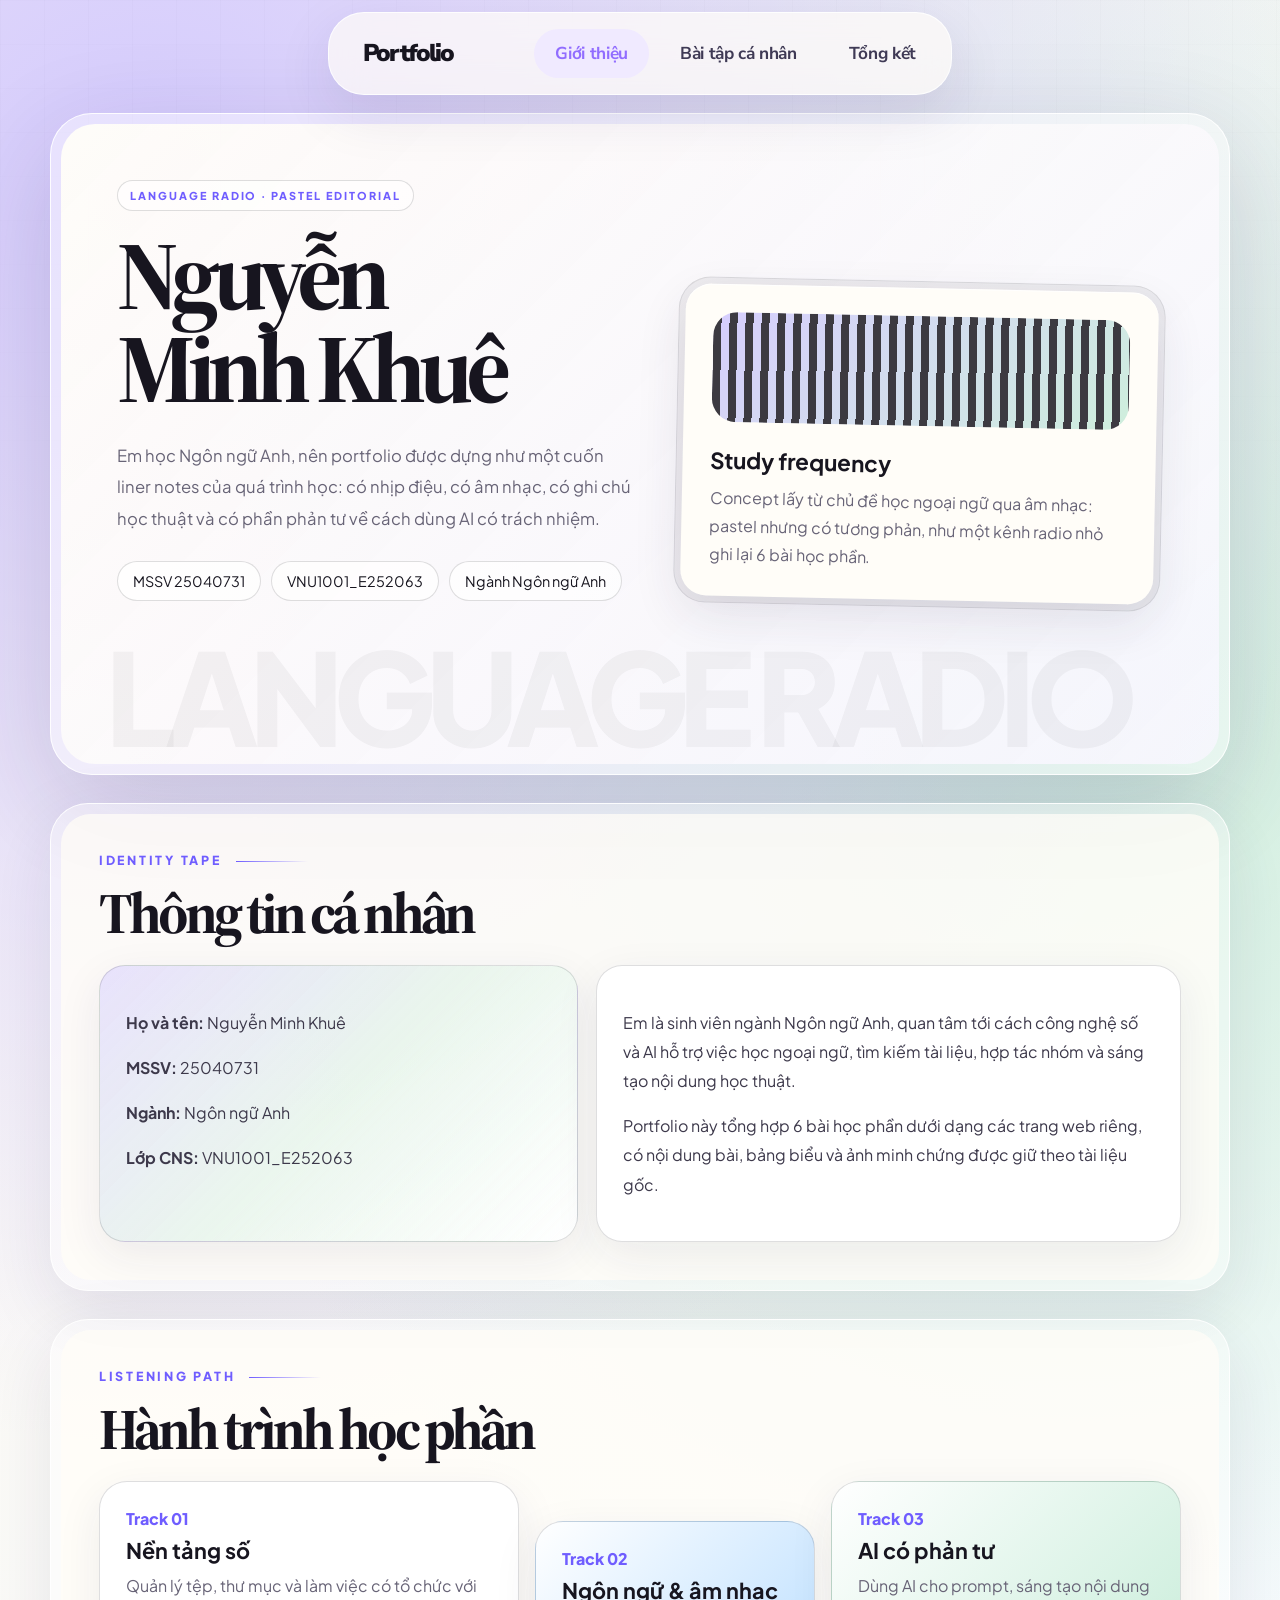
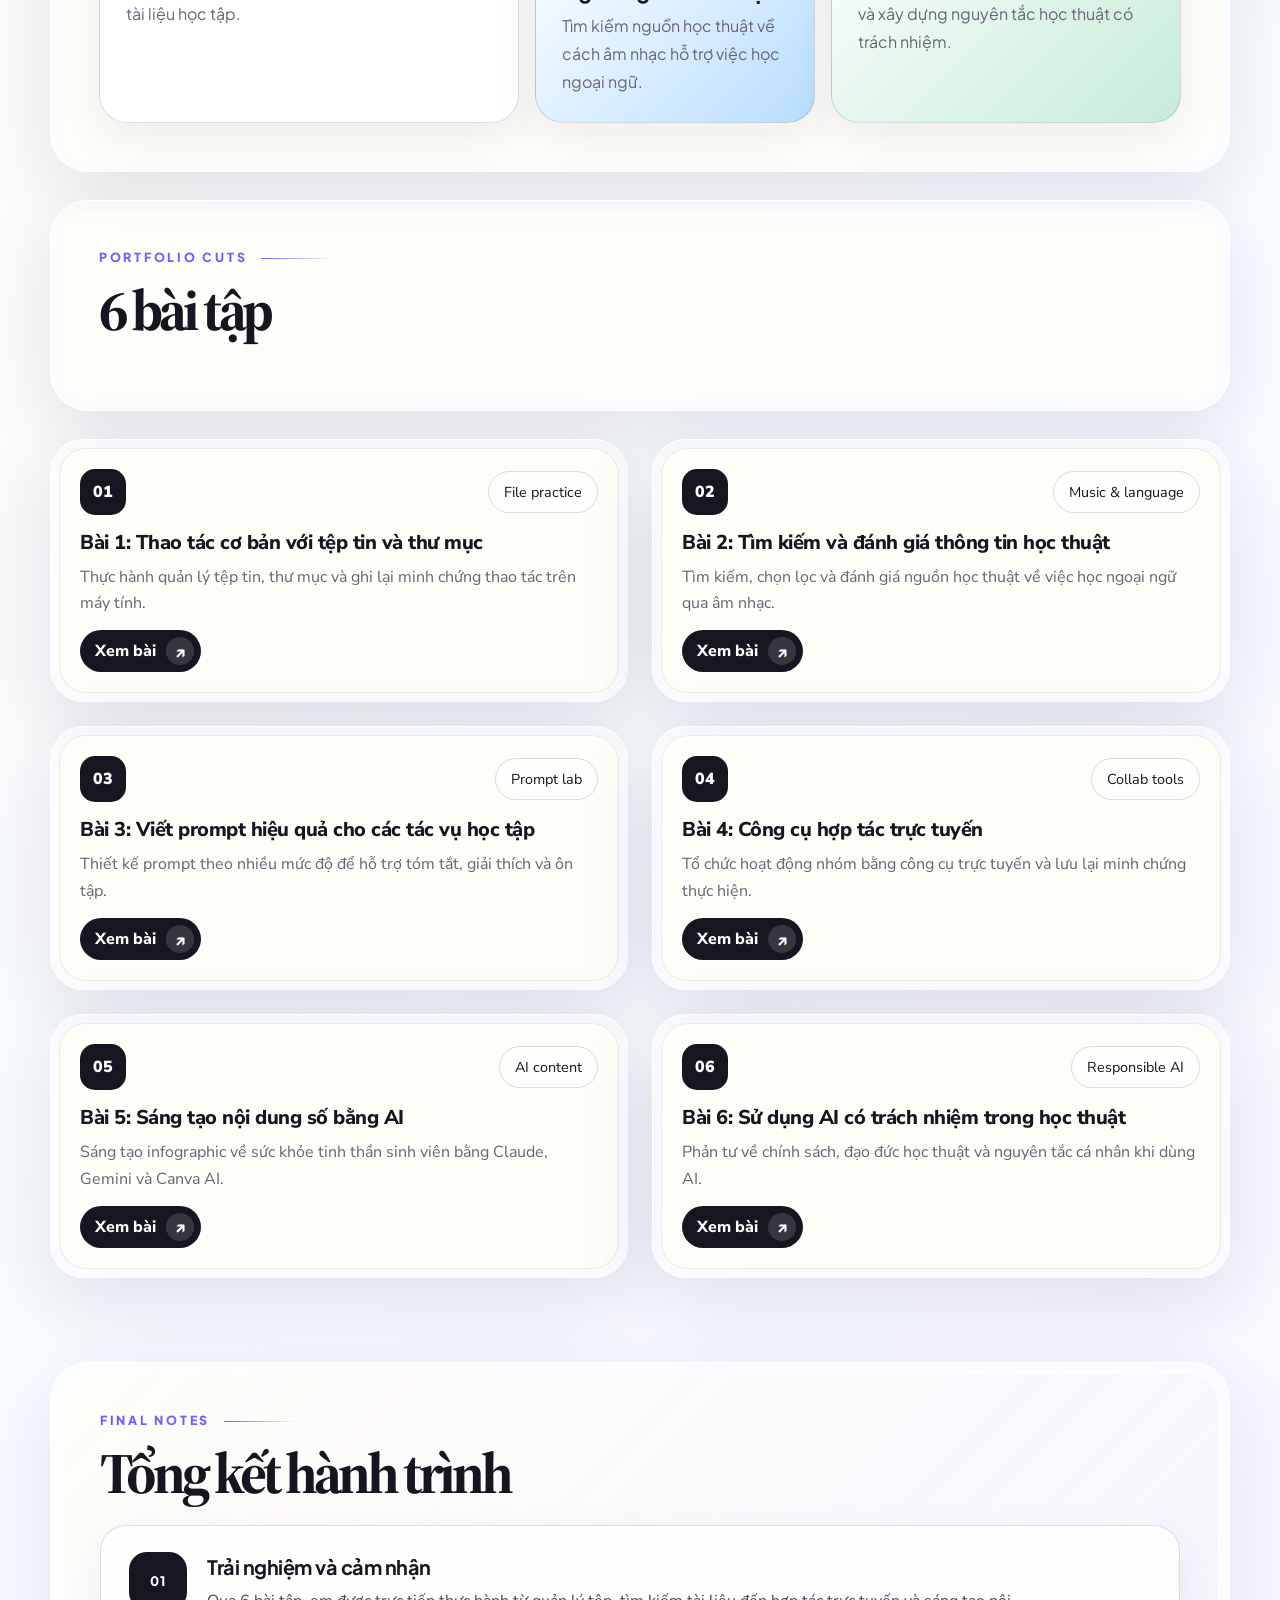
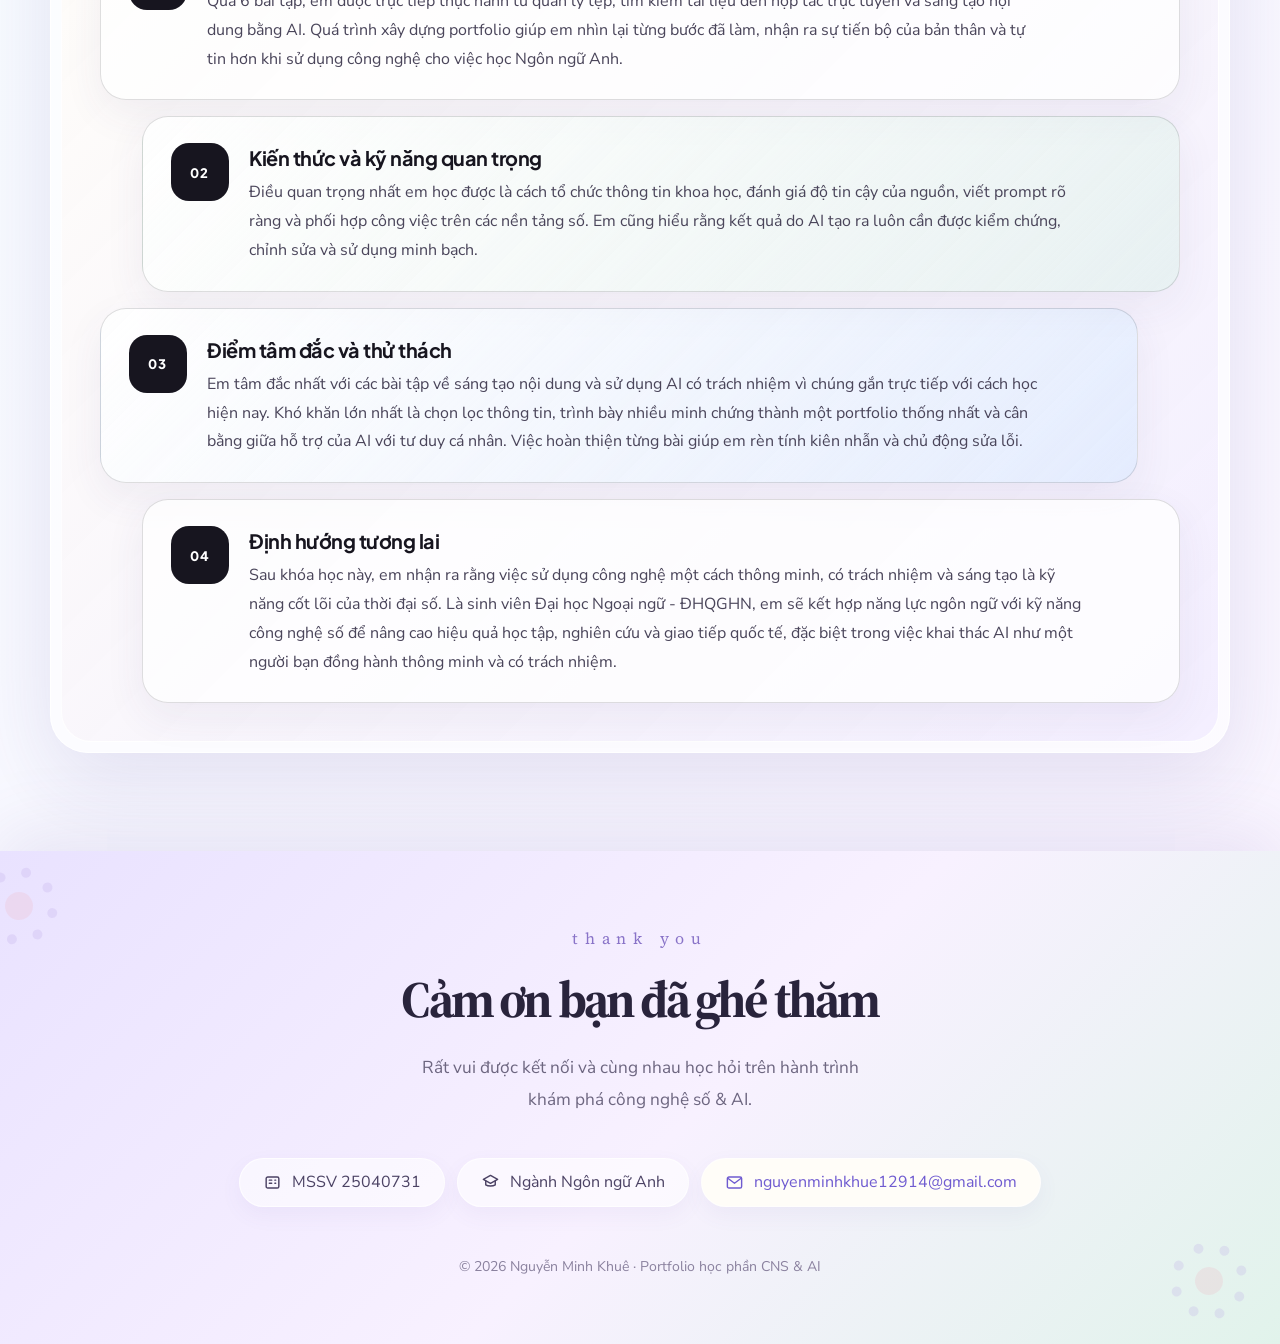
<file: index.html>
<!doctype html>
<html lang="vi">
<head>
  <meta charset="utf-8">
  <meta name="viewport" content="width=device-width, initial-scale=1.0">
  <title>Portfolio Nguyễn Minh Khuê</title>
  <meta name="description" content="Portfolio học phần Nhập môn Công nghệ số và Ứng dụng AI của Nguyễn Minh Khuê.">
  <link rel="preconnect" href="https://fonts.googleapis.com">
  <link rel="preconnect" href="https://fonts.gstatic.com" crossorigin>
  <link href="https://fonts.googleapis.com/css2?family=Nunito+Sans:opsz,wght@6..12,400;6..12,500;6..12,700;6..12,800;6..12,900&family=Plus+Jakarta+Sans:wght@400;500;700;800;900&family=Source+Serif+4:opsz,wght@8..60,600;8..60,700;8..60,800&display=swap" rel="stylesheet">
  <link rel="icon" type="image/svg+xml" href="./assets/brand/favicon.svg">
  <link rel="stylesheet" href="styles.css?v=20260715-2">
</head>
<body>
<div class="shell">
  <header class="topbar">
    <div class="nav-island">
      <a class="nav-title" href="index.html">Portfolio</a>
      <nav class="nav"><a class="active" href="#about">Giới thiệu</a><a href="#works">Bài tập cá nhân</a><a href="#summary">Tổng kết</a></nav>
    </div>
  </header>
  <main>
    <section class="hero">
      <div class="hero-core">
        <div>
          <span class="eyebrow">Language radio · pastel editorial</span>
          <h1>Nguyễn Minh Khuê</h1>
          <p class="lead">Em học Ngôn ngữ Anh, nên portfolio được dựng như một cuốn liner notes của quá trình học: có nhịp điệu, có âm nhạc, có ghi chú học thuật và có phần phản tư về cách dùng AI có trách nhiệm.</p>
          <div class="info-strip"><span class="pill">MSSV 25040731</span><span class="pill">VNU1001_E252063</span><span class="pill">Ngành Ngôn ngữ Anh</span></div>
        </div>
        <aside class="radio-deck">
          <div class="deck-card"><div class="deck-inner"><div class="wave"></div><h2>Study frequency</h2><p>Concept lấy từ chủ đề học ngoại ngữ qua âm nhạc: pastel nhưng có tương phản, như một kênh radio nhỏ ghi lại 6 bài học phần.</p></div></div>

        </aside>
      </div>
    </section>
    <section class="section" id="about"><div class="section-core"><div class="section-head"><span class="section-kicker">Identity tape</span><h2>Thông tin cá nhân</h2></div><div class="profile-grid"><article class="panel identity"><p><strong>Họ và tên:</strong> Nguyễn Minh Khuê</p><p><strong>MSSV:</strong> 25040731</p><p><strong>Ngành:</strong> Ngôn ngữ Anh</p><p><strong>Lớp CNS:</strong> VNU1001_E252063</p></article><article class="panel"><p>Em là sinh viên ngành Ngôn ngữ Anh, quan tâm tới cách công nghệ số và AI hỗ trợ việc học ngoại ngữ, tìm kiếm tài liệu, hợp tác nhóm và sáng tạo nội dung học thuật.</p><p>Portfolio này tổng hợp 6 bài học phần dưới dạng các trang web riêng, có nội dung bài, bảng biểu và ảnh minh chứng được giữ theo tài liệu gốc.</p></article></div></div></section>
    <section class="section"><div class="section-core"><div class="section-head"><span class="section-kicker">Listening path</span><h2>Hành trình học phần</h2></div><div class="route-grid"><article><span>Track 01</span><h3>Nền tảng số</h3><p>Quản lý tệp, thư mục và làm việc có tổ chức với tài liệu học tập.</p></article><article><span>Track 02</span><h3>Ngôn ngữ & âm nhạc</h3><p>Tìm kiếm nguồn học thuật về cách âm nhạc hỗ trợ việc học ngoại ngữ.</p></article><article><span>Track 03</span><h3>AI có phản tư</h3><p>Dùng AI cho prompt, sáng tạo nội dung và xây dựng nguyên tắc học thuật có trách nhiệm.</p></article></div></div></section>
    <section class="section" id="works"><div class="section-core"><div class="section-head"><span class="section-kicker">Portfolio cuts</span><h2>6 bài tập</h2></div></div></section>
    <section class="work-grid"><article class="work-card"><div class="work-inner"><div class="work-top"><div class="work-no">01</div><span class="pill">File practice</span></div><h3>Bài 1: Thao tác cơ bản với tệp tin và thư mục</h3><p>Thực hành quản lý tệp tin, thư mục và ghi lại minh chứng thao tác trên máy tính.</p><a class="read" href="works/week-01/index.html">Xem bài <i>↗</i></a></div></article>
<article class="work-card"><div class="work-inner"><div class="work-top"><div class="work-no">02</div><span class="pill">Music &amp; language</span></div><h3>Bài 2: Tìm kiếm và đánh giá thông tin học thuật</h3><p>Tìm kiếm, chọn lọc và đánh giá nguồn học thuật về việc học ngoại ngữ qua âm nhạc.</p><a class="read" href="works/week-02/index.html">Xem bài <i>↗</i></a></div></article>
<article class="work-card"><div class="work-inner"><div class="work-top"><div class="work-no">03</div><span class="pill">Prompt lab</span></div><h3>Bài 3: Viết prompt hiệu quả cho các tác vụ học tập</h3><p>Thiết kế prompt theo nhiều mức độ để hỗ trợ tóm tắt, giải thích và ôn tập.</p><a class="read" href="works/week-03/index.html">Xem bài <i>↗</i></a></div></article>
<article class="work-card"><div class="work-inner"><div class="work-top"><div class="work-no">04</div><span class="pill">Collab tools</span></div><h3>Bài 4: Công cụ hợp tác trực tuyến</h3><p>Tổ chức hoạt động nhóm bằng công cụ trực tuyến và lưu lại minh chứng thực hiện.</p><a class="read" href="works/week-04/index.html">Xem bài <i>↗</i></a></div></article>
<article class="work-card"><div class="work-inner"><div class="work-top"><div class="work-no">05</div><span class="pill">AI content</span></div><h3>Bài 5: Sáng tạo nội dung số bằng AI</h3><p>Sáng tạo infographic về sức khỏe tinh thần sinh viên bằng Claude, Gemini và Canva AI.</p><a class="read" href="works/week-05/index.html">Xem bài <i>↗</i></a></div></article>
<article class="work-card"><div class="work-inner"><div class="work-top"><div class="work-no">06</div><span class="pill">Responsible AI</span></div><h3>Bài 6: Sử dụng AI có trách nhiệm trong học thuật</h3><p>Phản tư về chính sách, đạo đức học thuật và nguyên tắc cá nhân khi dùng AI.</p><a class="read" href="works/week-06/index.html">Xem bài <i>↗</i></a></div></article></section>
    <section class="section" id="summary"><div class="section-core"><div class="section-head"><span class="section-kicker">Final notes</span><h2>Tổng kết hành trình</h2></div><div class="summary-list"><article class="summary-item"><span class="summary-no">01</span><div><h3>Trải nghiệm và cảm nhận</h3><p>Qua 6 bài tập, em được trực tiếp thực hành từ quản lý tệp, tìm kiếm tài liệu đến hợp tác trực tuyến và sáng tạo nội dung bằng AI. Quá trình xây dựng portfolio giúp em nhìn lại từng bước đã làm, nhận ra sự tiến bộ của bản thân và tự tin hơn khi sử dụng công nghệ cho việc học Ngôn ngữ Anh.</p></div></article><article class="summary-item"><span class="summary-no">02</span><div><h3>Kiến thức và kỹ năng quan trọng</h3><p>Điều quan trọng nhất em học được là cách tổ chức thông tin khoa học, đánh giá độ tin cậy của nguồn, viết prompt rõ ràng và phối hợp công việc trên các nền tảng số. Em cũng hiểu rằng kết quả do AI tạo ra luôn cần được kiểm chứng, chỉnh sửa và sử dụng minh bạch.</p></div></article><article class="summary-item"><span class="summary-no">03</span><div><h3>Điểm tâm đắc và thử thách</h3><p>Em tâm đắc nhất với các bài tập về sáng tạo nội dung và sử dụng AI có trách nhiệm vì chúng gắn trực tiếp với cách học hiện nay. Khó khăn lớn nhất là chọn lọc thông tin, trình bày nhiều minh chứng thành một portfolio thống nhất và cân bằng giữa hỗ trợ của AI với tư duy cá nhân. Việc hoàn thiện từng bài giúp em rèn tính kiên nhẫn và chủ động sửa lỗi.</p></div></article><article class="summary-item"><span class="summary-no">04</span><div><h3>Định hướng tương lai</h3><p>Sau khóa học này, em nhận ra rằng việc sử dụng công nghệ một cách thông minh, có trách nhiệm và sáng tạo là kỹ năng cốt lõi của thời đại số. Là sinh viên Đại học Ngoại ngữ - ĐHQGHN, em sẽ kết hợp năng lực ngôn ngữ với kỹ năng công nghệ số để nâng cao hiệu quả học tập, nghiên cứu và giao tiếp quốc tế, đặc biệt trong việc khai thác AI như một người bạn đồng hành thông minh và có trách nhiệm.</p></div></article></div></div></section>
  </main>
  <footer class="footer" id="contact"><span class="footer-flower footer-flower-left" aria-hidden="true"></span><div class="footer-inner"><span class="footer-kicker">thank you</span><h2>Cảm ơn bạn đã ghé thăm</h2><p class="footer-intro">Rất vui được kết nối và cùng nhau học hỏi trên hành trình<br> khám phá công nghệ số &amp; AI.</p><div class="footer-details"><span><svg viewBox="0 0 24 24" aria-hidden="true"><rect x="4" y="5" width="16" height="14" rx="2"></rect><path d="M8 9h3M8 13h3M15 9h1M15 13h1"></path></svg>MSSV 25040731</span><span><svg viewBox="0 0 24 24" aria-hidden="true"><path d="m3 8 9 5 9-5-9-5-9 5Z"></path><path d="M6 10v5c3 2 9 2 12 0v-5"></path></svg>Ngành Ngôn ngữ Anh</span><a href="mailto:nguyenminhkhue12914@gmail.com"><svg viewBox="0 0 24 24" aria-hidden="true"><rect x="3" y="5" width="18" height="14" rx="2"></rect><path d="m4 7 8 6 8-6"></path></svg>nguyenminhkhue12914@gmail.com</a></div><p class="footer-credit">© 2026 Nguyễn Minh Khuê · Portfolio học phần CNS &amp; AI</p></div><span class="footer-flower footer-flower-right" aria-hidden="true"></span></footer>
</div>
<script src="script.js"></script>
</body>
</html>
</file>
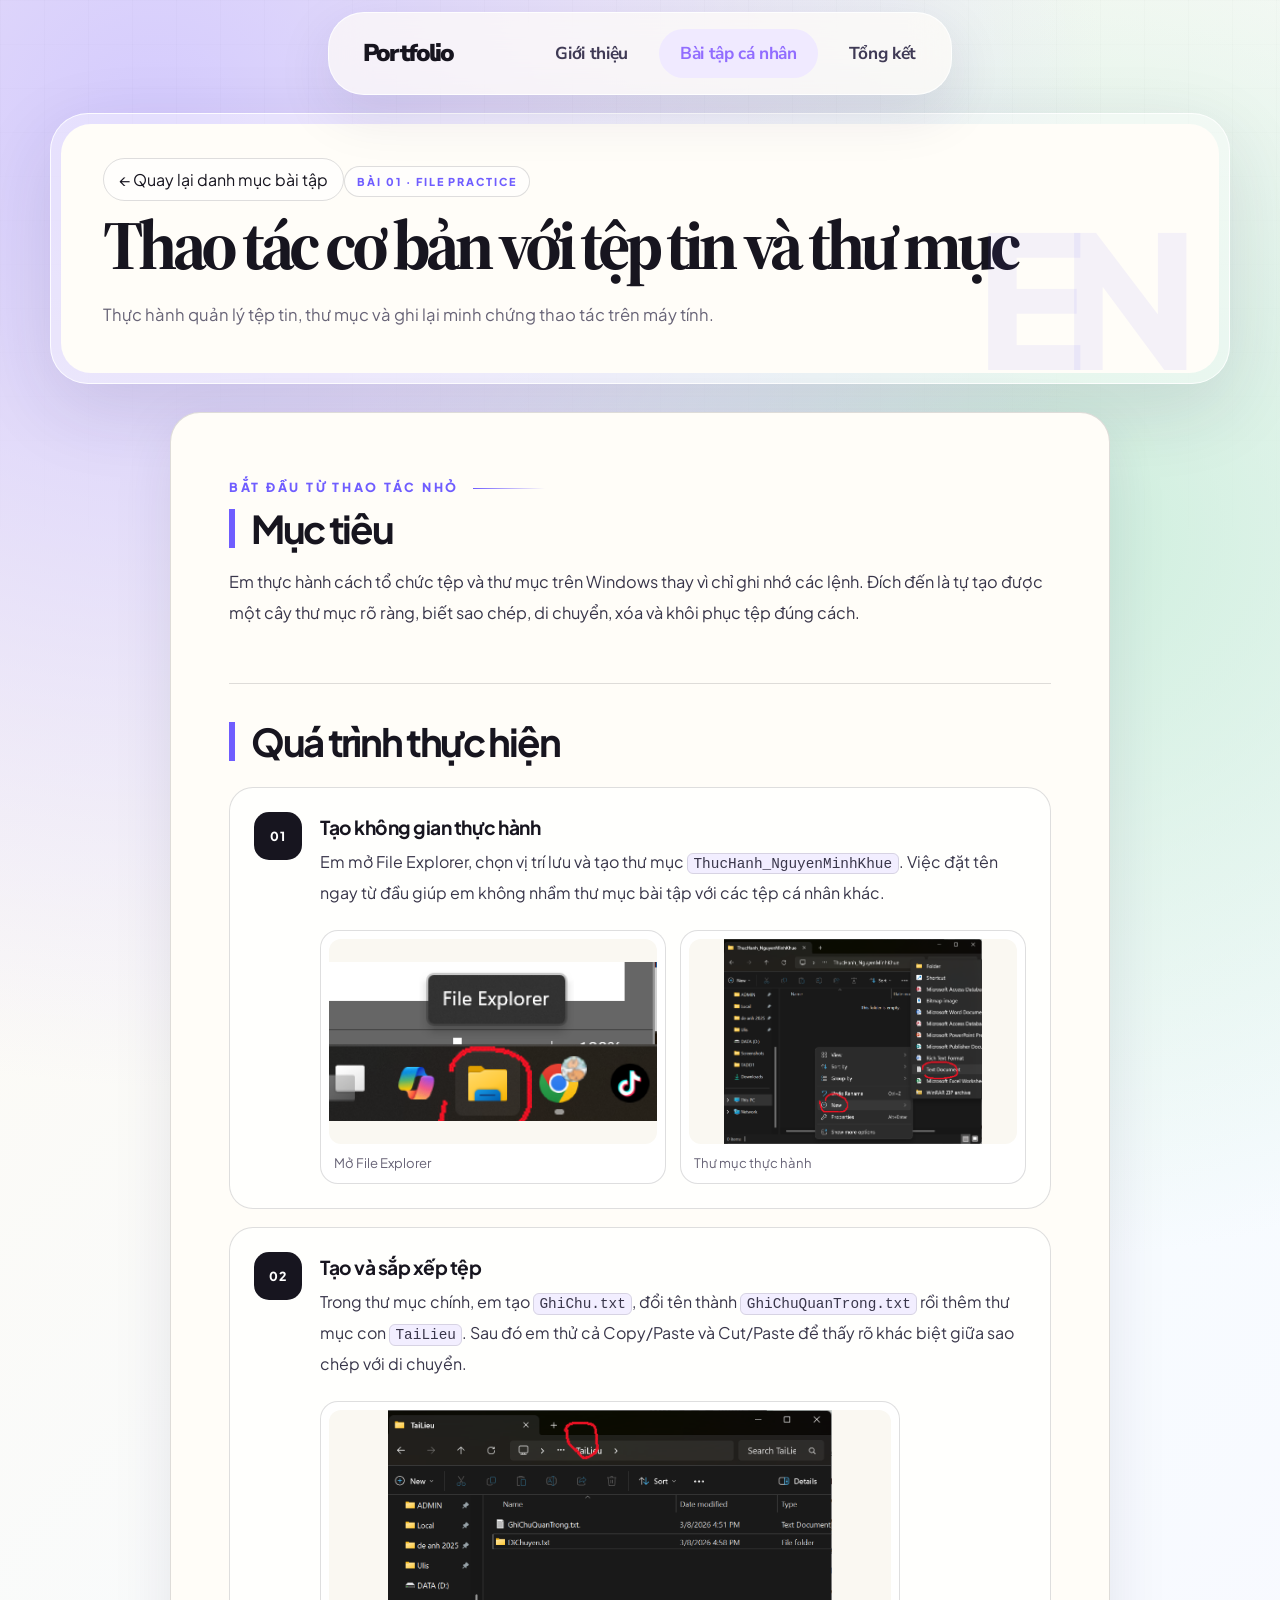
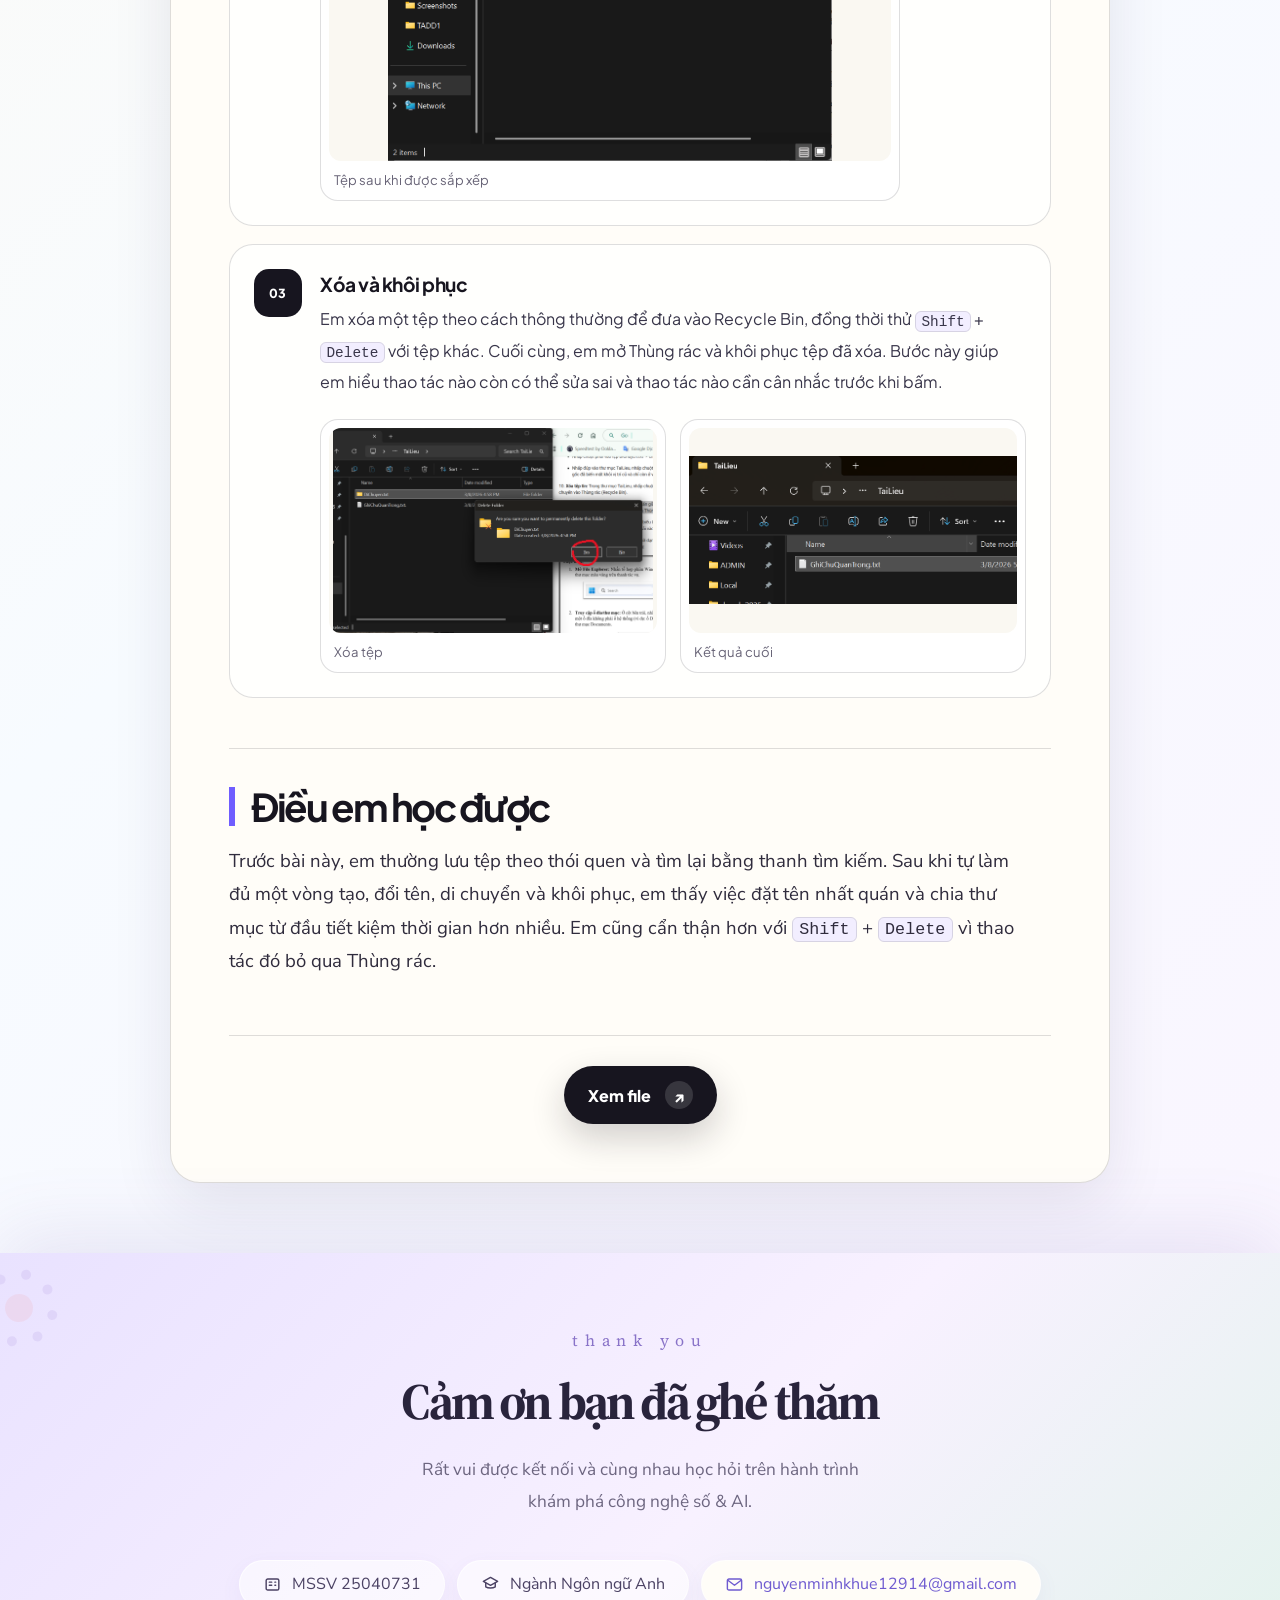
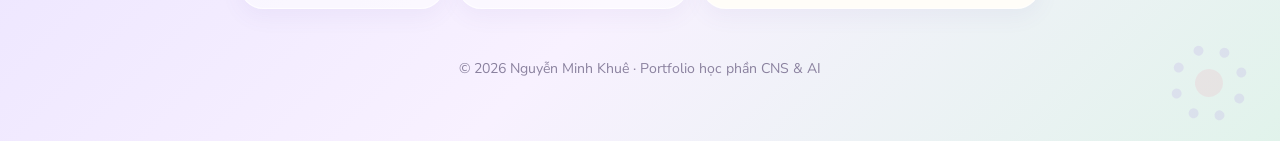
<file: works/week-01/index.html>
<!doctype html>
<html lang="vi">
<head>
  <meta charset="utf-8">
  <meta name="viewport" content="width=device-width, initial-scale=1.0">
  <title>Bài 1: Thao tác cơ bản với tệp tin và thư mục · Nguyễn Minh Khuê</title>
  <link rel="preconnect" href="https://fonts.googleapis.com">
  <link rel="preconnect" href="https://fonts.gstatic.com" crossorigin>
  <link href="https://fonts.googleapis.com/css2?family=Nunito+Sans:opsz,wght@6..12,400;6..12,500;6..12,700;6..12,800;6..12,900&family=Plus+Jakarta+Sans:wght@400;500;700;800;900&family=Source+Serif+4:opsz,wght@8..60,600;8..60,700;8..60,800&display=swap" rel="stylesheet">
  <link rel="icon" type="image/svg+xml" href="../../assets/brand/favicon.svg">
  <link rel="stylesheet" href="../../styles.css?v=20260715-1">
</head>
<body>
<div class="shell">
  <header class="topbar"><div class="nav-island"><a class="nav-title" href="../../index.html">Portfolio</a><nav class="nav"><a href="../../index.html#about">Giới thiệu</a><a class="active" href="../../index.html#works">Bài tập cá nhân</a><a href="../../index.html#summary">Tổng kết</a></nav></div></header>
  <main>
    <section class="work-hero"><div class="work-hero-core"><a class="back" href="../../index.html#works">← Quay lại danh mục bài tập</a><span class="eyebrow">Bài 01 · File practice</span><h1>Thao tác cơ bản với tệp tin và thư mục</h1><p class="lead">Thực hành quản lý tệp tin, thư mục và ghi lại minh chứng thao tác trên máy tính.</p></div></section>
    <div class="work-layout"><article class="document">
      <section class="project-section">
        <span class="section-kicker">Bắt đầu từ thao tác nhỏ</span>
        <h2>Mục tiêu</h2>
        <p>Em thực hành cách tổ chức tệp và thư mục trên Windows thay vì chỉ ghi nhớ các lệnh. Đích đến là tự tạo được một cây thư mục rõ ràng, biết sao chép, di chuyển, xóa và khôi phục tệp đúng cách.</p>
      </section>
      <section class="project-section">
        <h2>Quá trình thực hiện</h2>
        <div class="process-list">
          <div class="process-step">
            <span class="step-no">01</span><div><h3>Tạo không gian thực hành</h3><p>Em mở File Explorer, chọn vị trí lưu và tạo thư mục <code>ThucHanh_NguyenMinhKhue</code>. Việc đặt tên ngay từ đầu giúp em không nhầm thư mục bài tập với các tệp cá nhân khác.</p></div>
            <div class="evidence-row"><figure><a href="../../assets/evidence/week-01/01.png" target="_blank" rel="noopener"><img src="../../assets/evidence/week-01/01.png" loading="lazy" alt="Mở File Explorer để bắt đầu bài thực hành"></a><figcaption>Mở File Explorer</figcaption></figure><figure><a href="../../assets/evidence/week-01/08.png" target="_blank" rel="noopener"><img src="../../assets/evidence/week-01/08.png" loading="lazy" alt="Thư mục ThucHanh_NguyenMinhKhue đã được tạo"></a><figcaption>Thư mục thực hành</figcaption></figure></div>
          </div>
          <div class="process-step">
            <span class="step-no">02</span><div><h3>Tạo và sắp xếp tệp</h3><p>Trong thư mục chính, em tạo <code>GhiChu.txt</code>, đổi tên thành <code>GhiChuQuanTrong.txt</code> rồi thêm thư mục con <code>TaiLieu</code>. Sau đó em thử cả Copy/Paste và Cut/Paste để thấy rõ khác biệt giữa sao chép với di chuyển.</p></div>
            <div class="evidence-row single"><figure><a href="../../assets/evidence/week-01/17.png" target="_blank" rel="noopener"><img src="../../assets/evidence/week-01/17.png" loading="lazy" alt="Tệp văn bản được sắp xếp trong thư mục Tài liệu"></a><figcaption>Tệp sau khi được sắp xếp</figcaption></figure></div>
          </div>
          <div class="process-step">
            <span class="step-no">03</span><div><h3>Xóa và khôi phục</h3><p>Em xóa một tệp theo cách thông thường để đưa vào Recycle Bin, đồng thời thử <kbd>Shift</kbd> + <kbd>Delete</kbd> với tệp khác. Cuối cùng, em mở Thùng rác và khôi phục tệp đã xóa. Bước này giúp em hiểu thao tác nào còn có thể sửa sai và thao tác nào cần cân nhắc trước khi bấm.</p></div>
            <div class="evidence-row"><figure><a href="../../assets/evidence/week-01/23.png" target="_blank" rel="noopener"><img src="../../assets/evidence/week-01/23.png" loading="lazy" alt="Thao tác xóa tệp trong Windows"></a><figcaption>Xóa tệp</figcaption></figure><figure><a href="../../assets/evidence/week-01/28.png" target="_blank" rel="noopener"><img src="../../assets/evidence/week-01/28.png" loading="lazy" alt="Kết quả cuối của bài thực hành tệp và thư mục"></a><figcaption>Kết quả cuối</figcaption></figure></div>
          </div>
        </div>
      </section>
      <section class="project-section reflection"><h2>Điều em học được</h2><p>Trước bài này, em thường lưu tệp theo thói quen và tìm lại bằng thanh tìm kiếm. Sau khi tự làm đủ một vòng tạo, đổi tên, di chuyển và khôi phục, em thấy việc đặt tên nhất quán và chia thư mục từ đầu tiết kiệm thời gian hơn nhiều. Em cũng cẩn thận hơn với <kbd>Shift</kbd> + <kbd>Delete</kbd> vì thao tác đó bỏ qua Thùng rác.</p></section>
      <div class="file-action"><a class="file-button" href="../../assets/files/week-01.pdf" target="_blank" rel="noopener">Xem file <span>↗</span></a></div>
    </article></div>
  </main>
  <footer class="footer"><span class="footer-flower footer-flower-left" aria-hidden="true"></span><div class="footer-inner"><span class="footer-kicker">thank you</span><h2>Cảm ơn bạn đã ghé thăm</h2><p class="footer-intro">Rất vui được kết nối và cùng nhau học hỏi trên hành trình<br> khám phá công nghệ số &amp; AI.</p><div class="footer-details"><span><svg viewBox="0 0 24 24" aria-hidden="true"><rect x="4" y="5" width="16" height="14" rx="2"></rect><path d="M8 9h3M8 13h3M15 9h1M15 13h1"></path></svg>MSSV 25040731</span><span><svg viewBox="0 0 24 24" aria-hidden="true"><path d="m3 8 9 5 9-5-9-5-9 5Z"></path><path d="M6 10v5c3 2 9 2 12 0v-5"></path></svg>Ngành Ngôn ngữ Anh</span><a href="mailto:nguyenminhkhue12914@gmail.com"><svg viewBox="0 0 24 24" aria-hidden="true"><rect x="3" y="5" width="18" height="14" rx="2"></rect><path d="m4 7 8 6 8-6"></path></svg>nguyenminhkhue12914@gmail.com</a></div><p class="footer-credit">© 2026 Nguyễn Minh Khuê · Portfolio học phần CNS &amp; AI</p></div><span class="footer-flower footer-flower-right" aria-hidden="true"></span></footer>
</div>
<script src="../../script.js"></script>
</body>
</html>
</file>
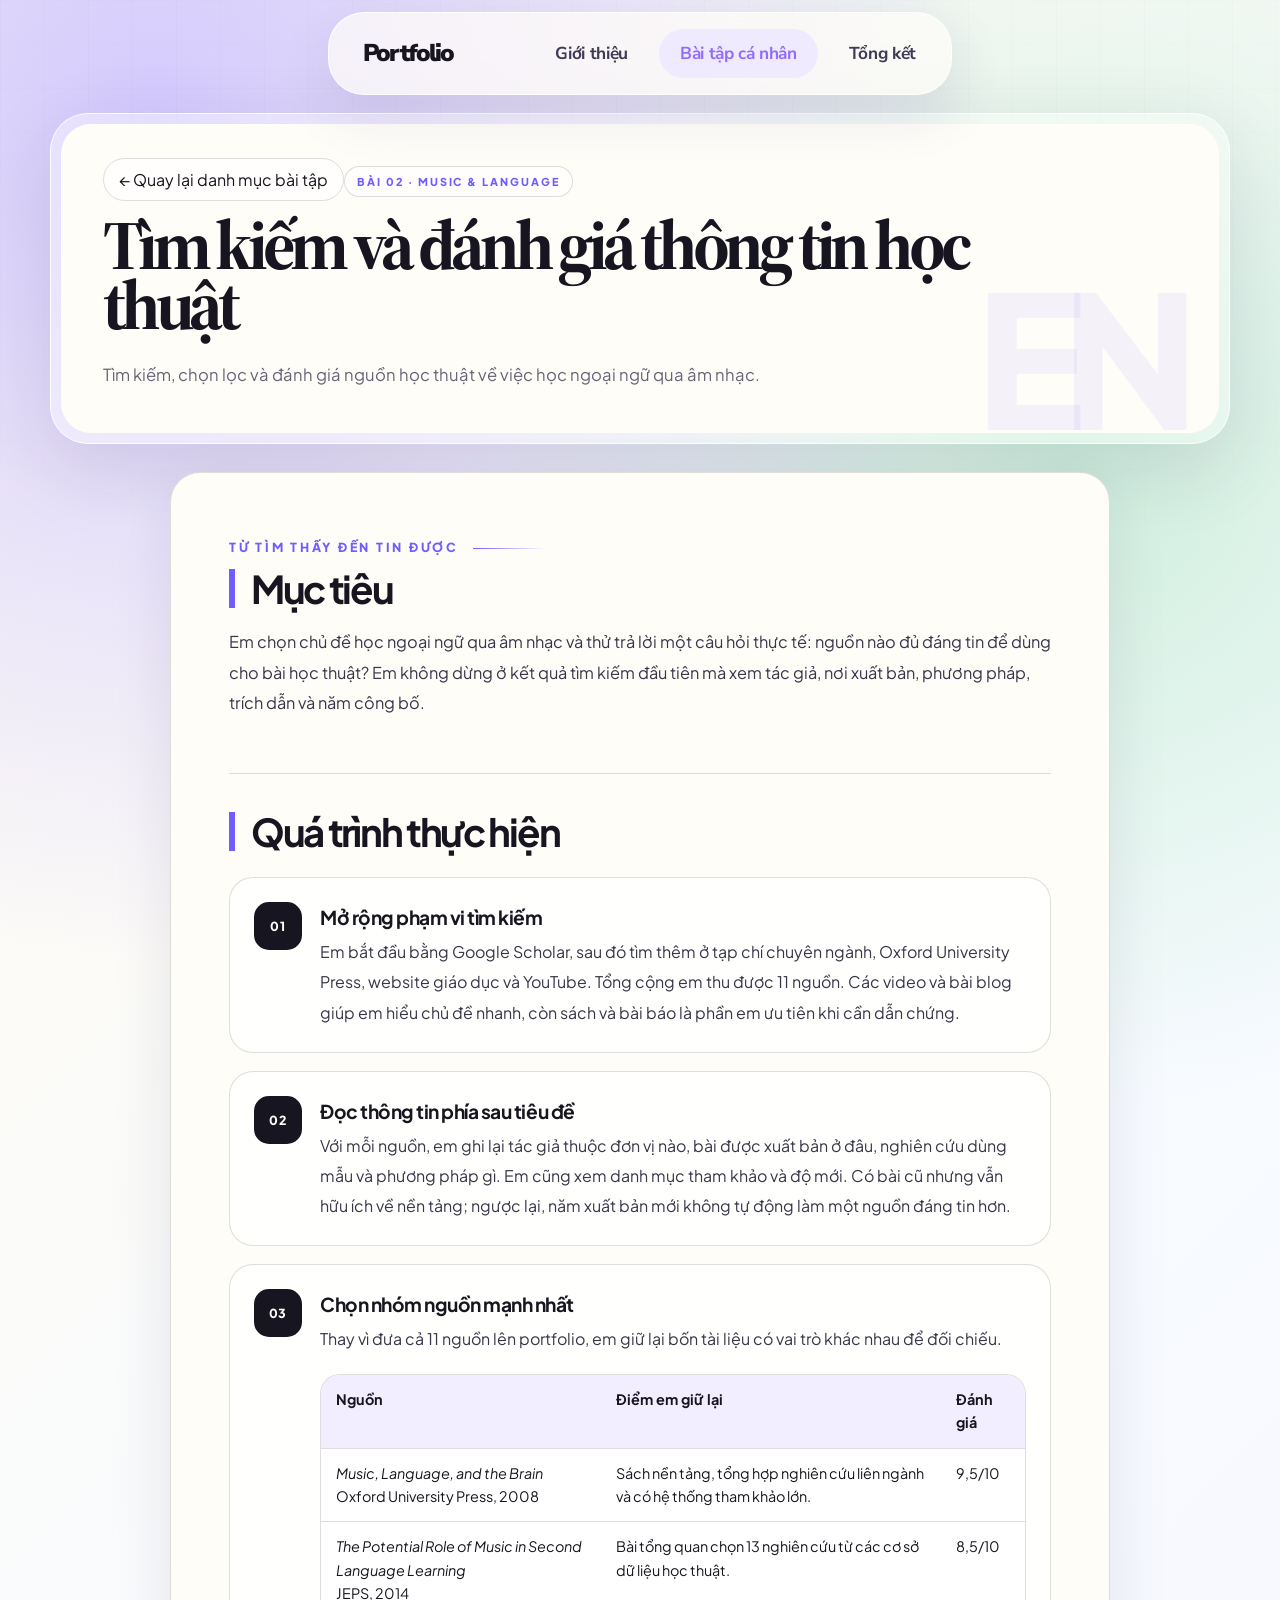
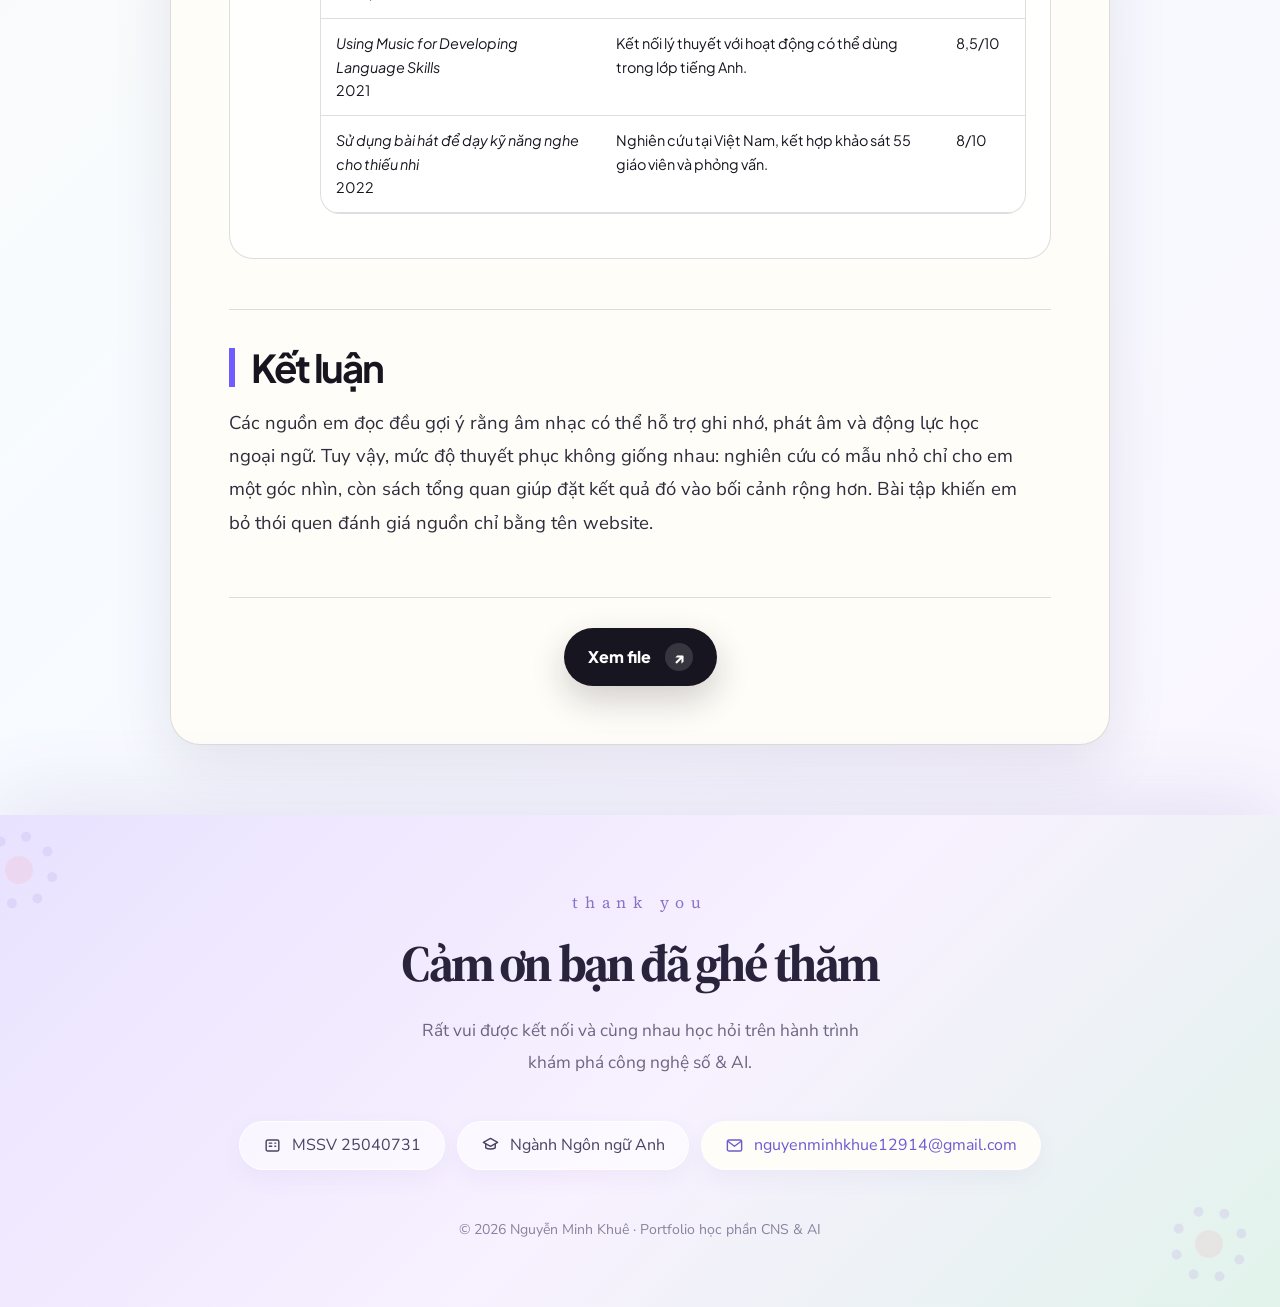
<file: works/week-02/index.html>
<!doctype html>
<html lang="vi">
<head>
  <meta charset="utf-8">
  <meta name="viewport" content="width=device-width, initial-scale=1.0">
  <title>Bài 2: Tìm kiếm và đánh giá thông tin học thuật · Nguyễn Minh Khuê</title>
  <link rel="preconnect" href="https://fonts.googleapis.com">
  <link rel="preconnect" href="https://fonts.gstatic.com" crossorigin>
  <link href="https://fonts.googleapis.com/css2?family=Nunito+Sans:opsz,wght@6..12,400;6..12,500;6..12,700;6..12,800;6..12,900&family=Plus+Jakarta+Sans:wght@400;500;700;800;900&family=Source+Serif+4:opsz,wght@8..60,600;8..60,700;8..60,800&display=swap" rel="stylesheet">
  <link rel="icon" type="image/svg+xml" href="../../assets/brand/favicon.svg">
  <link rel="stylesheet" href="../../styles.css?v=20260715-1">
</head>
<body>
<div class="shell">
  <header class="topbar"><div class="nav-island"><a class="nav-title" href="../../index.html">Portfolio</a><nav class="nav"><a href="../../index.html#about">Giới thiệu</a><a class="active" href="../../index.html#works">Bài tập cá nhân</a><a href="../../index.html#summary">Tổng kết</a></nav></div></header>
  <main>
    <section class="work-hero"><div class="work-hero-core"><a class="back" href="../../index.html#works">← Quay lại danh mục bài tập</a><span class="eyebrow">Bài 02 · Music &amp; language</span><h1>Tìm kiếm và đánh giá thông tin học thuật</h1><p class="lead">Tìm kiếm, chọn lọc và đánh giá nguồn học thuật về việc học ngoại ngữ qua âm nhạc.</p></div></section>
    <div class="work-layout"><article class="document">
      <section class="project-section">
        <span class="section-kicker">Từ tìm thấy đến tin được</span>
        <h2>Mục tiêu</h2>
        <p>Em chọn chủ đề học ngoại ngữ qua âm nhạc và thử trả lời một câu hỏi thực tế: nguồn nào đủ đáng tin để dùng cho bài học thuật? Em không dừng ở kết quả tìm kiếm đầu tiên mà xem tác giả, nơi xuất bản, phương pháp, trích dẫn và năm công bố.</p>
      </section>
      <section class="project-section">
        <h2>Quá trình thực hiện</h2>
        <div class="process-list">
          <div class="process-step"><span class="step-no">01</span><div><h3>Mở rộng phạm vi tìm kiếm</h3><p>Em bắt đầu bằng Google Scholar, sau đó tìm thêm ở tạp chí chuyên ngành, Oxford University Press, website giáo dục và YouTube. Tổng cộng em thu được 11 nguồn. Các video và bài blog giúp em hiểu chủ đề nhanh, còn sách và bài báo là phần em ưu tiên khi cần dẫn chứng.</p></div></div>
          <div class="process-step"><span class="step-no">02</span><div><h3>Đọc thông tin phía sau tiêu đề</h3><p>Với mỗi nguồn, em ghi lại tác giả thuộc đơn vị nào, bài được xuất bản ở đâu, nghiên cứu dùng mẫu và phương pháp gì. Em cũng xem danh mục tham khảo và độ mới. Có bài cũ nhưng vẫn hữu ích về nền tảng; ngược lại, năm xuất bản mới không tự động làm một nguồn đáng tin hơn.</p></div></div>
          <div class="process-step" id="source-shortlist"><span class="step-no">03</span><div><h3>Chọn nhóm nguồn mạnh nhất</h3><p>Thay vì đưa cả 11 nguồn lên portfolio, em giữ lại bốn tài liệu có vai trò khác nhau để đối chiếu.</p>
            <div class="table-wrap"><table class="compact-table"><thead><tr><th>Nguồn</th><th>Điểm em giữ lại</th><th>Đánh giá</th></tr></thead><tbody><tr><td><i>Music, Language, and the Brain</i><br>Oxford University Press, 2008</td><td>Sách nền tảng, tổng hợp nghiên cứu liên ngành và có hệ thống tham khảo lớn.</td><td>9,5/10</td></tr><tr><td><i>The Potential Role of Music in Second Language Learning</i><br>JEPS, 2014</td><td>Bài tổng quan chọn 13 nghiên cứu từ các cơ sở dữ liệu học thuật.</td><td>8,5/10</td></tr><tr><td><i>Using Music for Developing Language Skills</i><br>2021</td><td>Kết nối lý thuyết với hoạt động có thể dùng trong lớp tiếng Anh.</td><td>8,5/10</td></tr><tr><td><i>Sử dụng bài hát để dạy kỹ năng nghe cho thiếu nhi</i><br>2022</td><td>Nghiên cứu tại Việt Nam, kết hợp khảo sát 55 giáo viên và phỏng vấn.</td><td>8/10</td></tr></tbody></table></div>
          </div></div>
        </div>
      </section>
      <section class="project-section reflection"><h2>Kết luận</h2><p>Các nguồn em đọc đều gợi ý rằng âm nhạc có thể hỗ trợ ghi nhớ, phát âm và động lực học ngoại ngữ. Tuy vậy, mức độ thuyết phục không giống nhau: nghiên cứu có mẫu nhỏ chỉ cho em một góc nhìn, còn sách tổng quan giúp đặt kết quả đó vào bối cảnh rộng hơn. Bài tập khiến em bỏ thói quen đánh giá nguồn chỉ bằng tên website.</p></section>
      <div class="file-action"><a class="file-button" href="../../assets/files/week-02.pdf" target="_blank" rel="noopener">Xem file <span>↗</span></a></div>
    </article></div>
  </main>
  <footer class="footer"><span class="footer-flower footer-flower-left" aria-hidden="true"></span><div class="footer-inner"><span class="footer-kicker">thank you</span><h2>Cảm ơn bạn đã ghé thăm</h2><p class="footer-intro">Rất vui được kết nối và cùng nhau học hỏi trên hành trình<br> khám phá công nghệ số &amp; AI.</p><div class="footer-details"><span><svg viewBox="0 0 24 24" aria-hidden="true"><rect x="4" y="5" width="16" height="14" rx="2"></rect><path d="M8 9h3M8 13h3M15 9h1M15 13h1"></path></svg>MSSV 25040731</span><span><svg viewBox="0 0 24 24" aria-hidden="true"><path d="m3 8 9 5 9-5-9-5-9 5Z"></path><path d="M6 10v5c3 2 9 2 12 0v-5"></path></svg>Ngành Ngôn ngữ Anh</span><a href="mailto:nguyenminhkhue12914@gmail.com"><svg viewBox="0 0 24 24" aria-hidden="true"><rect x="3" y="5" width="18" height="14" rx="2"></rect><path d="m4 7 8 6 8-6"></path></svg>nguyenminhkhue12914@gmail.com</a></div><p class="footer-credit">© 2026 Nguyễn Minh Khuê · Portfolio học phần CNS &amp; AI</p></div><span class="footer-flower footer-flower-right" aria-hidden="true"></span></footer>
</div>
<script src="../../script.js"></script>
</body>
</html>
</file>
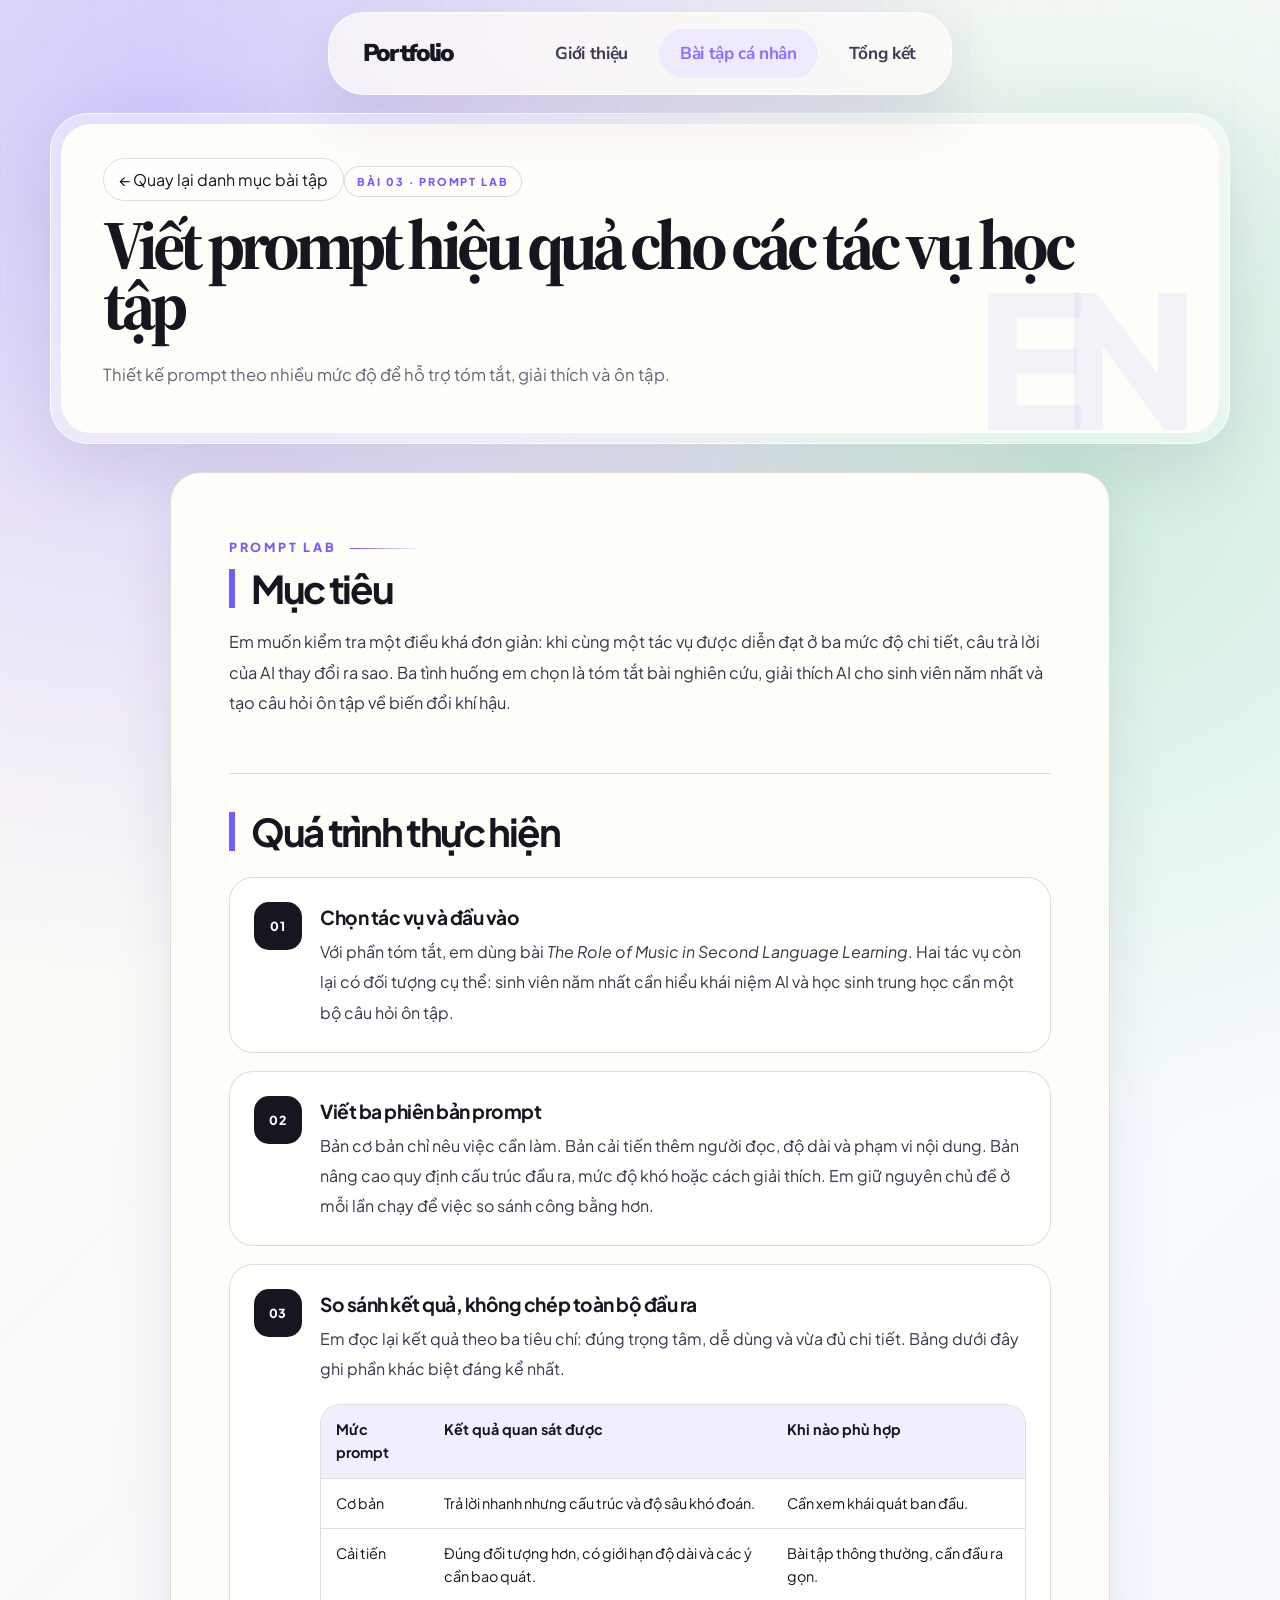
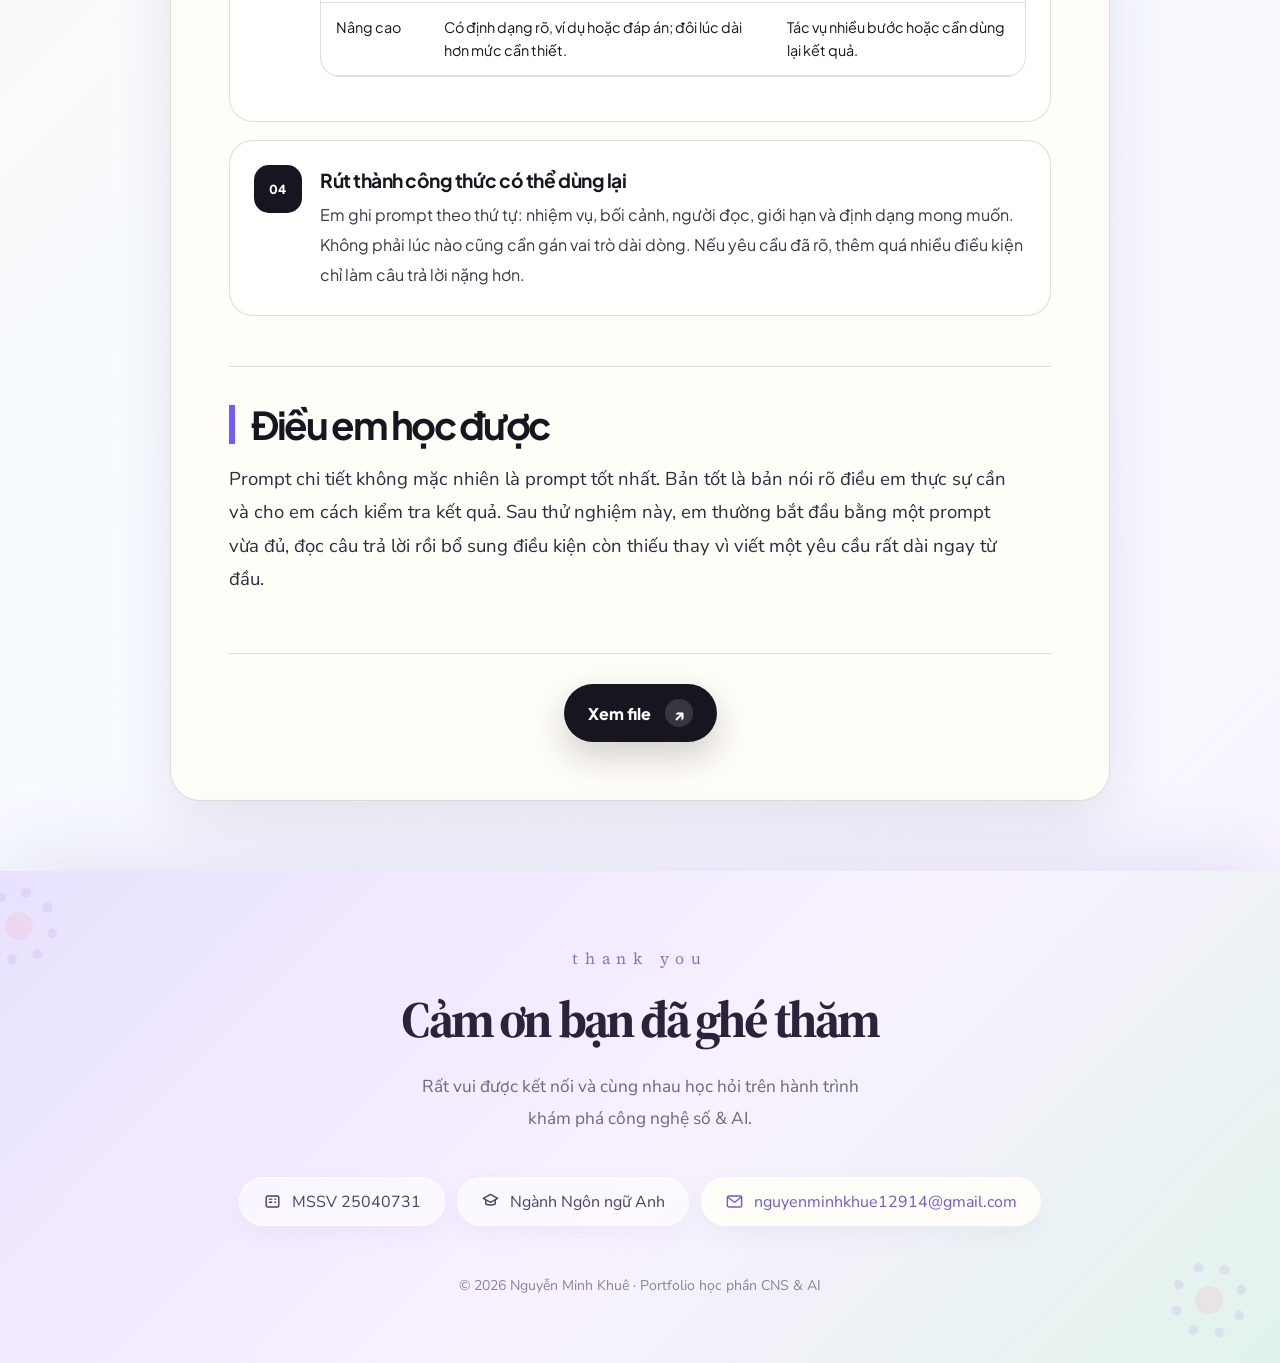
<file: works/week-03/index.html>
<!doctype html>
<html lang="vi">
<head>
  <meta charset="utf-8">
  <meta name="viewport" content="width=device-width, initial-scale=1.0">
  <title>Bài 3: Viết prompt hiệu quả cho các tác vụ học tập · Nguyễn Minh Khuê</title>
  <link rel="preconnect" href="https://fonts.googleapis.com">
  <link rel="preconnect" href="https://fonts.gstatic.com" crossorigin>
  <link href="https://fonts.googleapis.com/css2?family=Nunito+Sans:opsz,wght@6..12,400;6..12,500;6..12,700;6..12,800;6..12,900&family=Plus+Jakarta+Sans:wght@400;500;700;800;900&family=Source+Serif+4:opsz,wght@8..60,600;8..60,700;8..60,800&display=swap" rel="stylesheet">
  <link rel="icon" type="image/svg+xml" href="../../assets/brand/favicon.svg">
  <link rel="stylesheet" href="../../styles.css?v=20260715-1">
</head>
<body>
<div class="shell">
  <header class="topbar"><div class="nav-island"><a class="nav-title" href="../../index.html">Portfolio</a><nav class="nav"><a href="../../index.html#about">Giới thiệu</a><a class="active" href="../../index.html#works">Bài tập cá nhân</a><a href="../../index.html#summary">Tổng kết</a></nav></div></header>
  <main>
    <section class="work-hero"><div class="work-hero-core"><a class="back" href="../../index.html#works">← Quay lại danh mục bài tập</a><span class="eyebrow">Bài 03 · Prompt lab</span><h1>Viết prompt hiệu quả cho các tác vụ học tập</h1><p class="lead">Thiết kế prompt theo nhiều mức độ để hỗ trợ tóm tắt, giải thích và ôn tập.</p></div></section>
    <div class="work-layout"><article class="document">
      <section class="project-section">
        <span class="section-kicker">Prompt lab</span>
        <h2>Mục tiêu</h2>
        <p>Em muốn kiểm tra một điều khá đơn giản: khi cùng một tác vụ được diễn đạt ở ba mức độ chi tiết, câu trả lời của AI thay đổi ra sao. Ba tình huống em chọn là tóm tắt bài nghiên cứu, giải thích AI cho sinh viên năm nhất và tạo câu hỏi ôn tập về biến đổi khí hậu.</p>
      </section>
      <section class="project-section">
        <h2>Quá trình thực hiện</h2>
        <div class="process-list">
          <div class="process-step"><span class="step-no">01</span><div><h3>Chọn tác vụ và đầu vào</h3><p>Với phần tóm tắt, em dùng bài <i>The Role of Music in Second Language Learning</i>. Hai tác vụ còn lại có đối tượng cụ thể: sinh viên năm nhất cần hiểu khái niệm AI và học sinh trung học cần một bộ câu hỏi ôn tập.</p></div></div>
          <div class="process-step"><span class="step-no">02</span><div><h3>Viết ba phiên bản prompt</h3><p>Bản cơ bản chỉ nêu việc cần làm. Bản cải tiến thêm người đọc, độ dài và phạm vi nội dung. Bản nâng cao quy định cấu trúc đầu ra, mức độ khó hoặc cách giải thích. Em giữ nguyên chủ đề ở mỗi lần chạy để việc so sánh công bằng hơn.</p></div></div>
          <div class="process-step" id="prompt-comparison"><span class="step-no">03</span><div><h3>So sánh kết quả, không chép toàn bộ đầu ra</h3><p>Em đọc lại kết quả theo ba tiêu chí: đúng trọng tâm, dễ dùng và vừa đủ chi tiết. Bảng dưới đây ghi phần khác biệt đáng kể nhất.</p>
            <div class="table-wrap"><table class="compact-table"><thead><tr><th>Mức prompt</th><th>Kết quả quan sát được</th><th>Khi nào phù hợp</th></tr></thead><tbody><tr><td>Cơ bản</td><td>Trả lời nhanh nhưng cấu trúc và độ sâu khó đoán.</td><td>Cần xem khái quát ban đầu.</td></tr><tr><td>Cải tiến</td><td>Đúng đối tượng hơn, có giới hạn độ dài và các ý cần bao quát.</td><td>Bài tập thông thường, cần đầu ra gọn.</td></tr><tr><td>Nâng cao</td><td>Có định dạng rõ, ví dụ hoặc đáp án; đôi lúc dài hơn mức cần thiết.</td><td>Tác vụ nhiều bước hoặc cần dùng lại kết quả.</td></tr></tbody></table></div>
          </div></div>
          <div class="process-step"><span class="step-no">04</span><div><h3>Rút thành công thức có thể dùng lại</h3><p>Em ghi prompt theo thứ tự: nhiệm vụ, bối cảnh, người đọc, giới hạn và định dạng mong muốn. Không phải lúc nào cũng cần gán vai trò dài dòng. Nếu yêu cầu đã rõ, thêm quá nhiều điều kiện chỉ làm câu trả lời nặng hơn.</p></div></div>
        </div>
      </section>
      <section class="project-section reflection"><h2>Điều em học được</h2><p>Prompt chi tiết không mặc nhiên là prompt tốt nhất. Bản tốt là bản nói rõ điều em thực sự cần và cho em cách kiểm tra kết quả. Sau thử nghiệm này, em thường bắt đầu bằng một prompt vừa đủ, đọc câu trả lời rồi bổ sung điều kiện còn thiếu thay vì viết một yêu cầu rất dài ngay từ đầu.</p></section>
      <div class="file-action"><a class="file-button" href="../../assets/files/week-03.pdf" target="_blank" rel="noopener">Xem file <span>↗</span></a></div>
    </article></div>
  </main>
  <footer class="footer"><span class="footer-flower footer-flower-left" aria-hidden="true"></span><div class="footer-inner"><span class="footer-kicker">thank you</span><h2>Cảm ơn bạn đã ghé thăm</h2><p class="footer-intro">Rất vui được kết nối và cùng nhau học hỏi trên hành trình<br> khám phá công nghệ số &amp; AI.</p><div class="footer-details"><span><svg viewBox="0 0 24 24" aria-hidden="true"><rect x="4" y="5" width="16" height="14" rx="2"></rect><path d="M8 9h3M8 13h3M15 9h1M15 13h1"></path></svg>MSSV 25040731</span><span><svg viewBox="0 0 24 24" aria-hidden="true"><path d="m3 8 9 5 9-5-9-5-9 5Z"></path><path d="M6 10v5c3 2 9 2 12 0v-5"></path></svg>Ngành Ngôn ngữ Anh</span><a href="mailto:nguyenminhkhue12914@gmail.com"><svg viewBox="0 0 24 24" aria-hidden="true"><rect x="3" y="5" width="18" height="14" rx="2"></rect><path d="m4 7 8 6 8-6"></path></svg>nguyenminhkhue12914@gmail.com</a></div><p class="footer-credit">© 2026 Nguyễn Minh Khuê · Portfolio học phần CNS &amp; AI</p></div><span class="footer-flower footer-flower-right" aria-hidden="true"></span></footer>
</div>
<script src="../../script.js"></script>
</body>
</html>
</file>
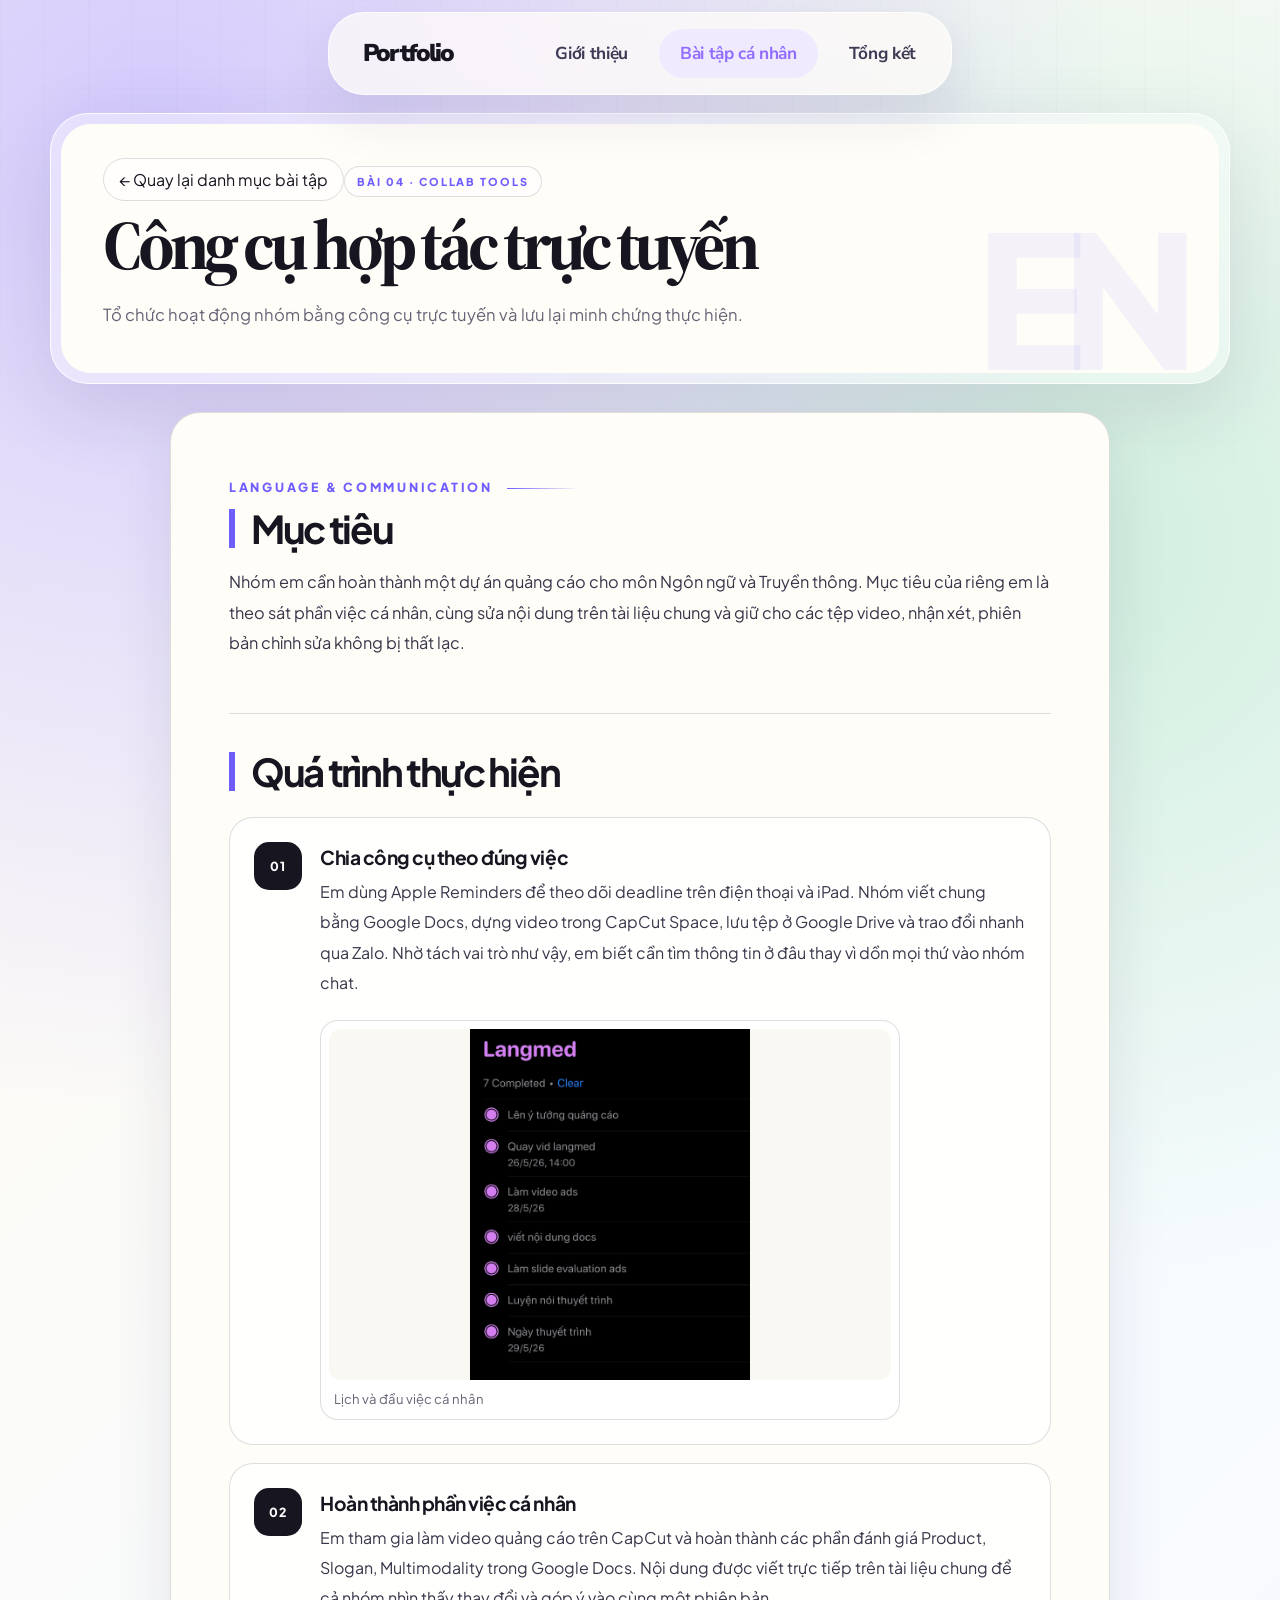
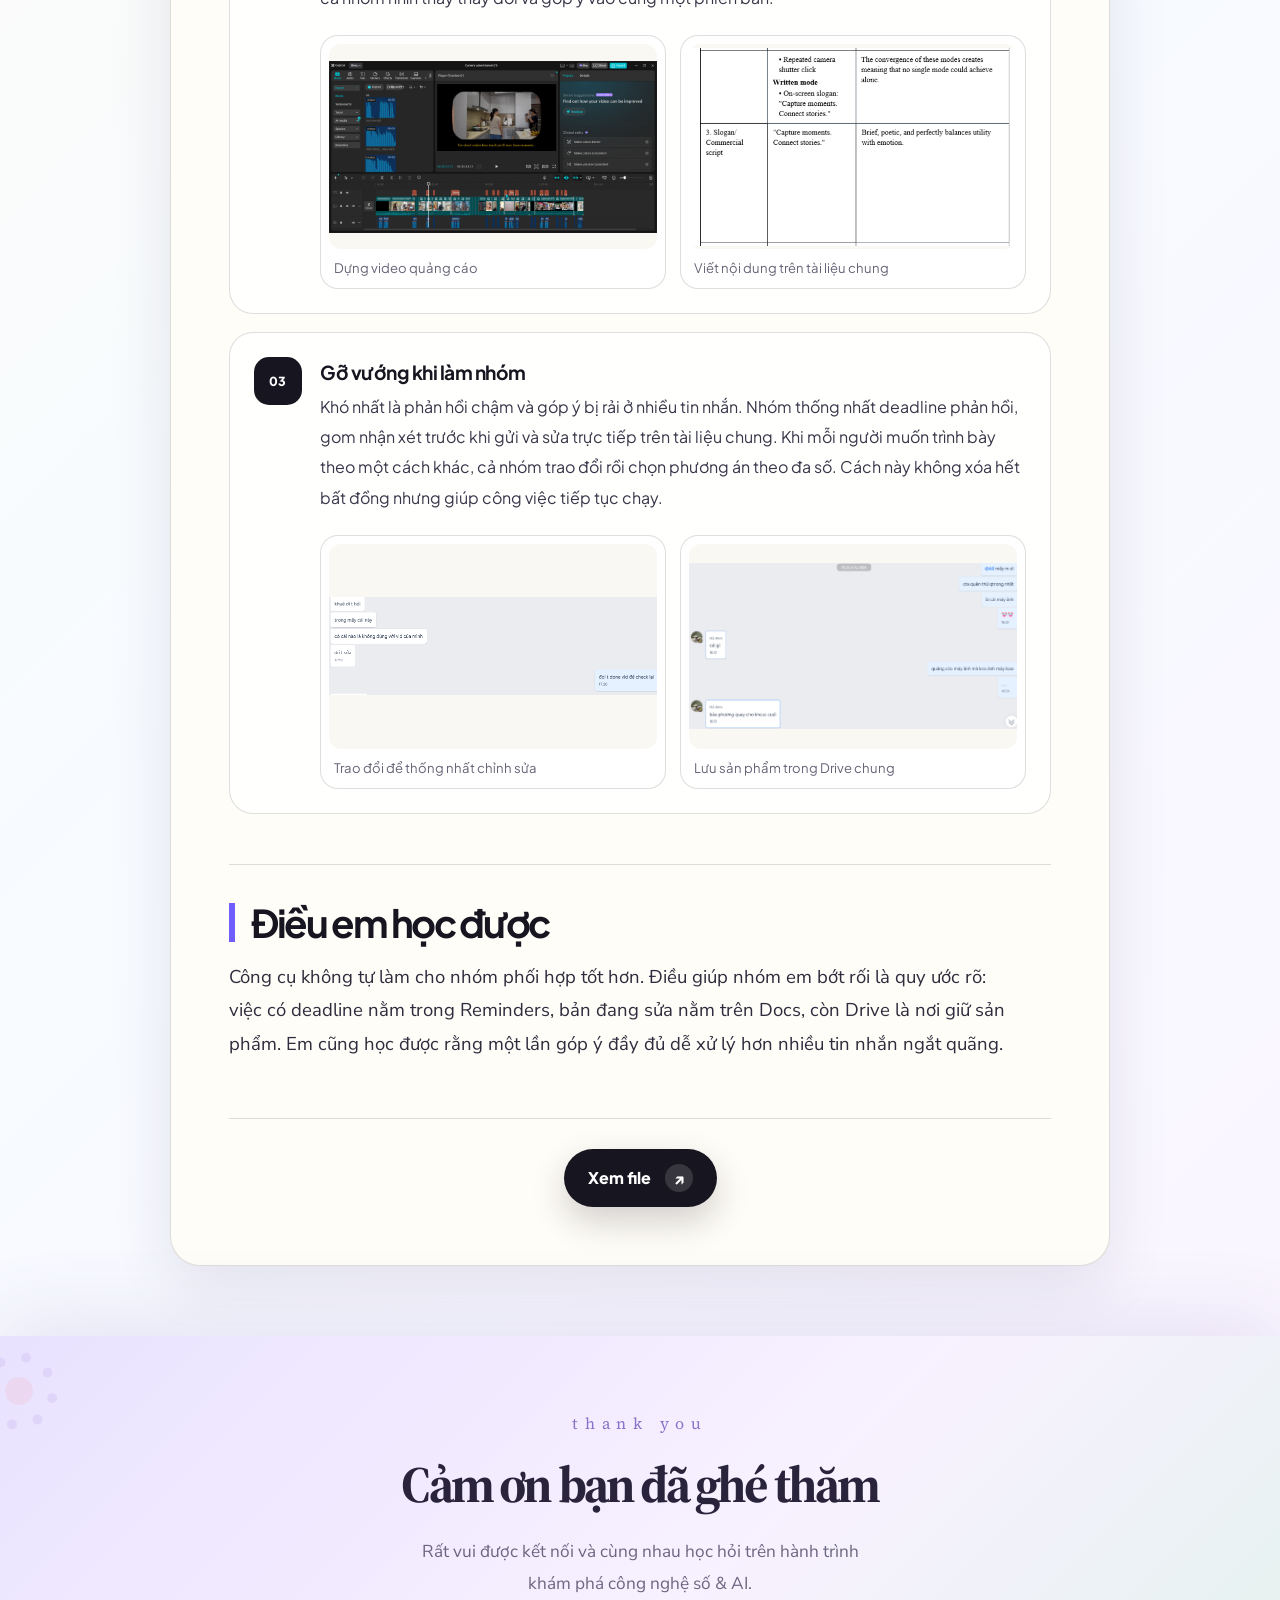
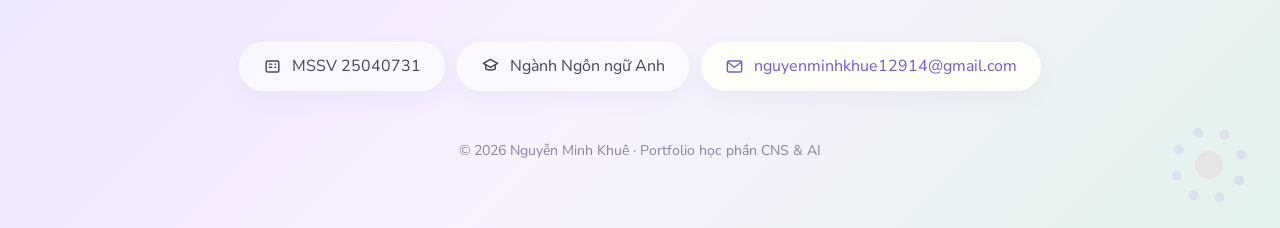
<file: works/week-04/index.html>
<!doctype html>
<html lang="vi">
<head>
  <meta charset="utf-8">
  <meta name="viewport" content="width=device-width, initial-scale=1.0">
  <title>Bài 4: Công cụ hợp tác trực tuyến · Nguyễn Minh Khuê</title>
  <link rel="preconnect" href="https://fonts.googleapis.com">
  <link rel="preconnect" href="https://fonts.gstatic.com" crossorigin>
  <link href="https://fonts.googleapis.com/css2?family=Nunito+Sans:opsz,wght@6..12,400;6..12,500;6..12,700;6..12,800;6..12,900&family=Plus+Jakarta+Sans:wght@400;500;700;800;900&family=Source+Serif+4:opsz,wght@8..60,600;8..60,700;8..60,800&display=swap" rel="stylesheet">
  <link rel="icon" type="image/svg+xml" href="../../assets/brand/favicon.svg">
  <link rel="stylesheet" href="../../styles.css?v=20260715-1">
</head>
<body>
<div class="shell">
  <header class="topbar"><div class="nav-island"><a class="nav-title" href="../../index.html">Portfolio</a><nav class="nav"><a href="../../index.html#about">Giới thiệu</a><a class="active" href="../../index.html#works">Bài tập cá nhân</a><a href="../../index.html#summary">Tổng kết</a></nav></div></header>
  <main>
    <section class="work-hero"><div class="work-hero-core"><a class="back" href="../../index.html#works">← Quay lại danh mục bài tập</a><span class="eyebrow">Bài 04 · Collab tools</span><h1>Công cụ hợp tác trực tuyến</h1><p class="lead">Tổ chức hoạt động nhóm bằng công cụ trực tuyến và lưu lại minh chứng thực hiện.</p></div></section>
    <div class="work-layout"><article class="document">
      <section class="project-section">
        <span class="section-kicker">Language &amp; Communication</span>
        <h2>Mục tiêu</h2>
        <p>Nhóm em cần hoàn thành một dự án quảng cáo cho môn Ngôn ngữ và Truyền thông. Mục tiêu của riêng em là theo sát phần việc cá nhân, cùng sửa nội dung trên tài liệu chung và giữ cho các tệp video, nhận xét, phiên bản chỉnh sửa không bị thất lạc.</p>
      </section>
      <section class="project-section">
        <h2>Quá trình thực hiện</h2>
        <div class="process-list">
          <div class="process-step">
            <span class="step-no">01</span><div><h3>Chia công cụ theo đúng việc</h3><p>Em dùng Apple Reminders để theo dõi deadline trên điện thoại và iPad. Nhóm viết chung bằng Google Docs, dựng video trong CapCut Space, lưu tệp ở Google Drive và trao đổi nhanh qua Zalo. Nhờ tách vai trò như vậy, em biết cần tìm thông tin ở đâu thay vì dồn mọi thứ vào nhóm chat.</p></div>
            <div class="evidence-row single"><figure><a href="../../assets/evidence/week-04/01.png" target="_blank" rel="noopener"><img src="../../assets/evidence/week-04/01.png" loading="lazy" alt="Danh sách công việc của dự án trên Apple Reminders"></a><figcaption>Lịch và đầu việc cá nhân</figcaption></figure></div>
          </div>
          <div class="process-step">
            <span class="step-no">02</span><div><h3>Hoàn thành phần việc cá nhân</h3><p>Em tham gia làm video quảng cáo trên CapCut và hoàn thành các phần đánh giá Product, Slogan, Multimodality trong Google Docs. Nội dung được viết trực tiếp trên tài liệu chung để cả nhóm nhìn thấy thay đổi và góp ý vào cùng một phiên bản.</p></div>
            <div class="evidence-row"><figure><a href="../../assets/evidence/week-04/02.png" target="_blank" rel="noopener"><img src="../../assets/evidence/week-04/02.png" loading="lazy" alt="Quá trình dựng video quảng cáo trên CapCut"></a><figcaption>Dựng video quảng cáo</figcaption></figure><figure><a href="../../assets/evidence/week-04/05.png" target="_blank" rel="noopener"><img src="../../assets/evidence/week-04/05.png" loading="lazy" alt="Nội dung đánh giá được viết trong tài liệu cộng tác"></a><figcaption>Viết nội dung trên tài liệu chung</figcaption></figure></div>
          </div>
          <div class="process-step">
            <span class="step-no">03</span><div><h3>Gỡ vướng khi làm nhóm</h3><p>Khó nhất là phản hồi chậm và góp ý bị rải ở nhiều tin nhắn. Nhóm thống nhất deadline phản hồi, gom nhận xét trước khi gửi và sửa trực tiếp trên tài liệu chung. Khi mỗi người muốn trình bày theo một cách khác, cả nhóm trao đổi rồi chọn phương án theo đa số. Cách này không xóa hết bất đồng nhưng giúp công việc tiếp tục chạy.</p></div>
            <div class="evidence-row"><figure><a href="../../assets/evidence/week-04/10.png" target="_blank" rel="noopener"><img src="../../assets/evidence/week-04/10.png" loading="lazy" alt="Trao đổi và góp ý giữa các thành viên trong nhóm"></a><figcaption>Trao đổi để thống nhất chỉnh sửa</figcaption></figure><figure><a href="../../assets/evidence/week-04/15.png" target="_blank" rel="noopener"><img src="../../assets/evidence/week-04/15.png" loading="lazy" alt="Thư mục Google Drive lưu sản phẩm của nhóm"></a><figcaption>Lưu sản phẩm trong Drive chung</figcaption></figure></div>
          </div>
        </div>
      </section>
      <section class="project-section reflection"><h2>Điều em học được</h2><p>Công cụ không tự làm cho nhóm phối hợp tốt hơn. Điều giúp nhóm em bớt rối là quy ước rõ: việc có deadline nằm trong Reminders, bản đang sửa nằm trên Docs, còn Drive là nơi giữ sản phẩm. Em cũng học được rằng một lần góp ý đầy đủ dễ xử lý hơn nhiều tin nhắn ngắt quãng.</p></section>
      <div class="file-action"><a class="file-button" href="../../assets/files/week-04.pdf" target="_blank" rel="noopener">Xem file <span>↗</span></a></div>
    </article></div>
  </main>
  <footer class="footer"><span class="footer-flower footer-flower-left" aria-hidden="true"></span><div class="footer-inner"><span class="footer-kicker">thank you</span><h2>Cảm ơn bạn đã ghé thăm</h2><p class="footer-intro">Rất vui được kết nối và cùng nhau học hỏi trên hành trình<br> khám phá công nghệ số &amp; AI.</p><div class="footer-details"><span><svg viewBox="0 0 24 24" aria-hidden="true"><rect x="4" y="5" width="16" height="14" rx="2"></rect><path d="M8 9h3M8 13h3M15 9h1M15 13h1"></path></svg>MSSV 25040731</span><span><svg viewBox="0 0 24 24" aria-hidden="true"><path d="m3 8 9 5 9-5-9-5-9 5Z"></path><path d="M6 10v5c3 2 9 2 12 0v-5"></path></svg>Ngành Ngôn ngữ Anh</span><a href="mailto:nguyenminhkhue12914@gmail.com"><svg viewBox="0 0 24 24" aria-hidden="true"><rect x="3" y="5" width="18" height="14" rx="2"></rect><path d="m4 7 8 6 8-6"></path></svg>nguyenminhkhue12914@gmail.com</a></div><p class="footer-credit">© 2026 Nguyễn Minh Khuê · Portfolio học phần CNS &amp; AI</p></div><span class="footer-flower footer-flower-right" aria-hidden="true"></span></footer>
</div>
<script src="../../script.js"></script>
</body>
</html>
</file>
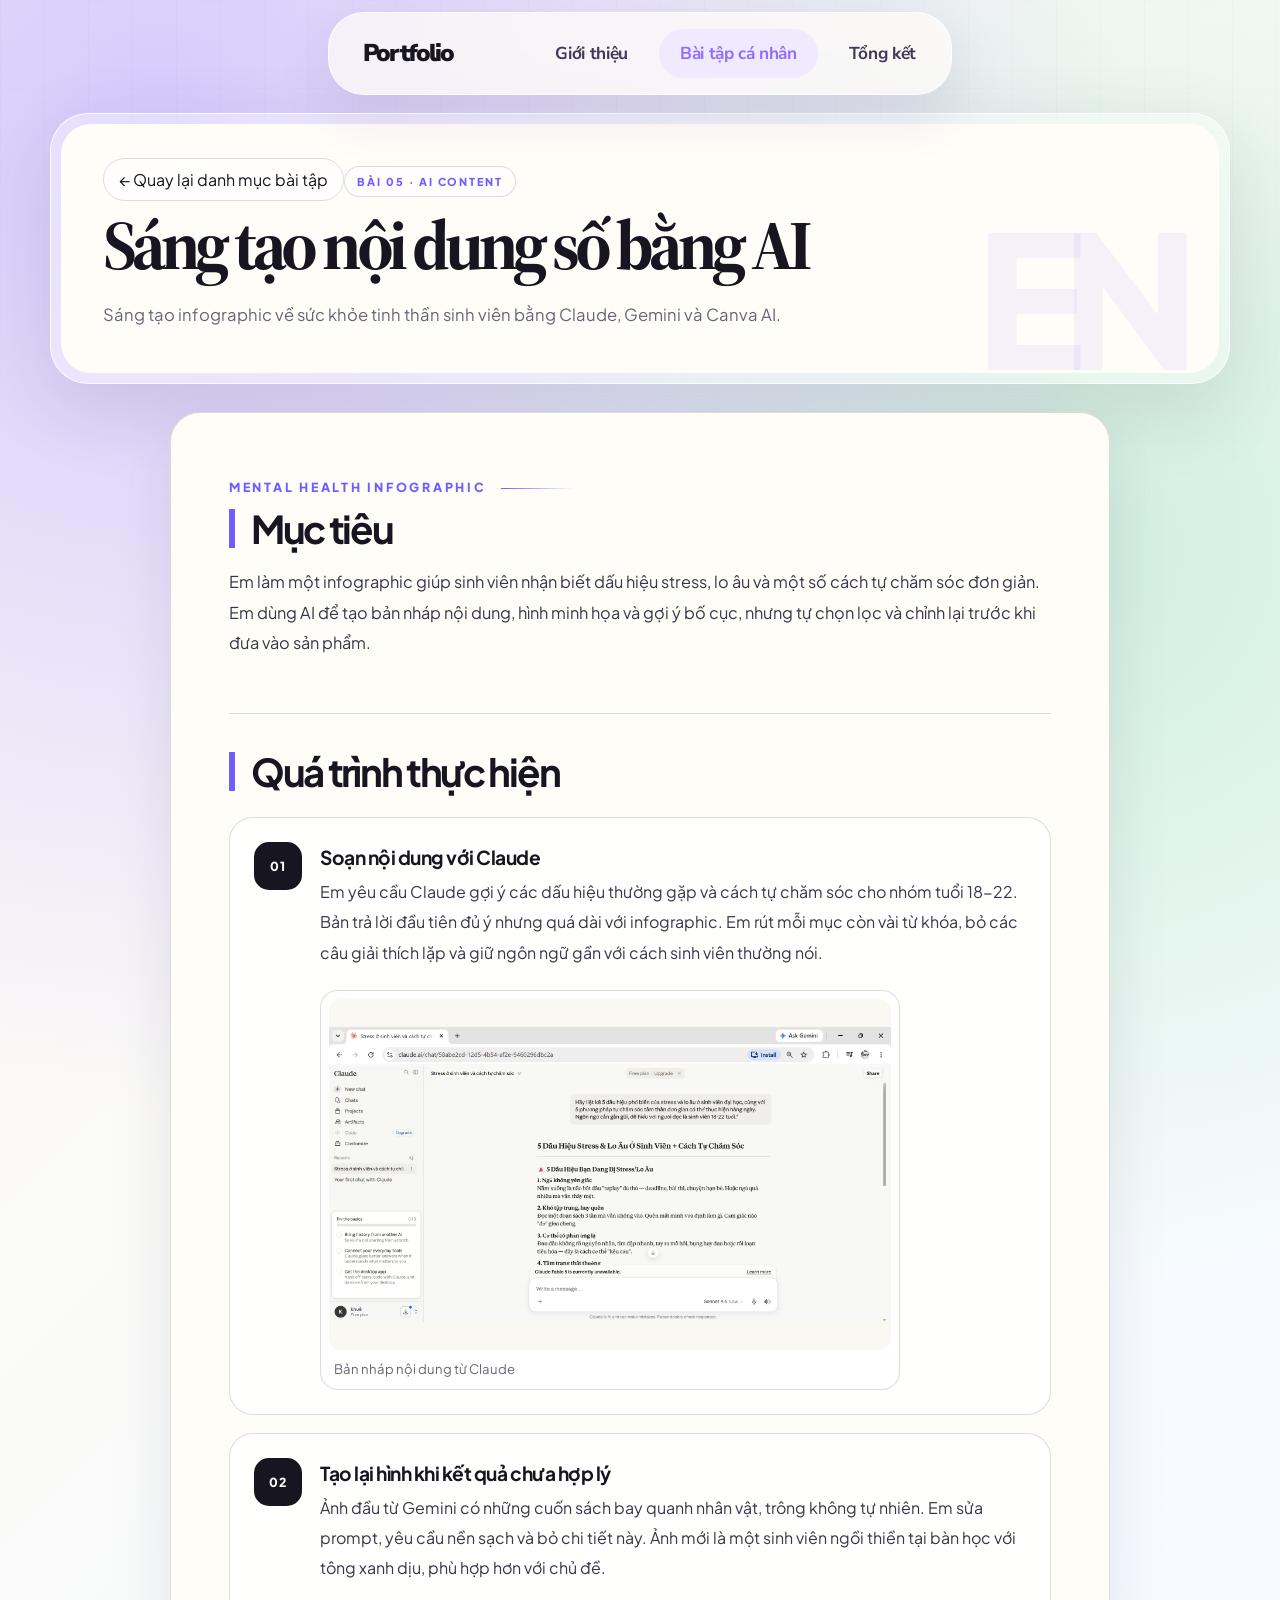
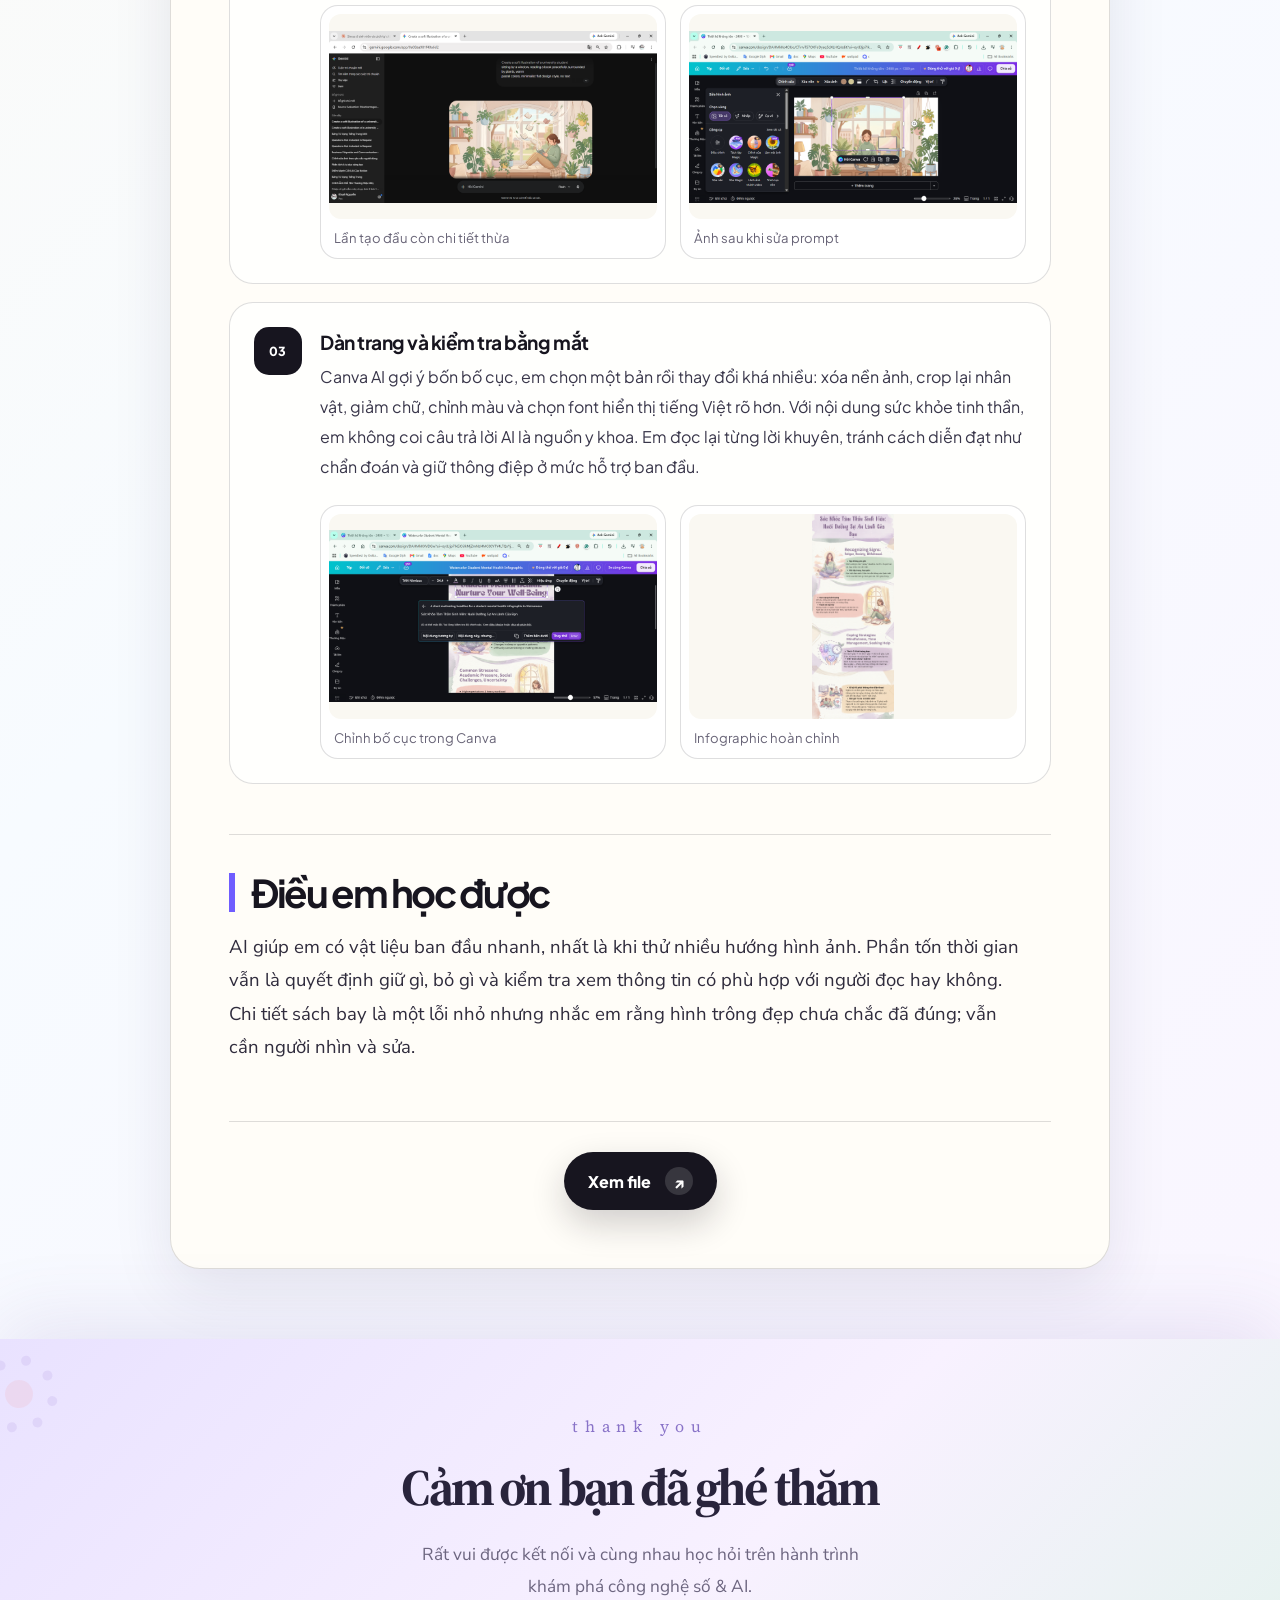
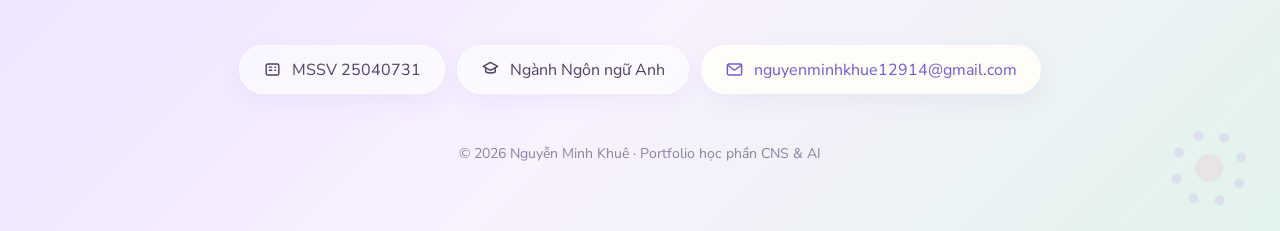
<file: works/week-05/index.html>
<!doctype html>
<html lang="vi">
<head>
  <meta charset="utf-8">
  <meta name="viewport" content="width=device-width, initial-scale=1.0">
  <title>Bài 5: Sáng tạo nội dung số bằng AI · Nguyễn Minh Khuê</title>
  <link rel="preconnect" href="https://fonts.googleapis.com">
  <link rel="preconnect" href="https://fonts.gstatic.com" crossorigin>
  <link href="https://fonts.googleapis.com/css2?family=Nunito+Sans:opsz,wght@6..12,400;6..12,500;6..12,700;6..12,800;6..12,900&family=Plus+Jakarta+Sans:wght@400;500;700;800;900&family=Source+Serif+4:opsz,wght@8..60,600;8..60,700;8..60,800&display=swap" rel="stylesheet">
  <link rel="icon" type="image/svg+xml" href="../../assets/brand/favicon.svg">
  <link rel="stylesheet" href="../../styles.css?v=20260715-1">
</head>
<body>
<div class="shell">
  <header class="topbar"><div class="nav-island"><a class="nav-title" href="../../index.html">Portfolio</a><nav class="nav"><a href="../../index.html#about">Giới thiệu</a><a class="active" href="../../index.html#works">Bài tập cá nhân</a><a href="../../index.html#summary">Tổng kết</a></nav></div></header>
  <main>
    <section class="work-hero"><div class="work-hero-core"><a class="back" href="../../index.html#works">← Quay lại danh mục bài tập</a><span class="eyebrow">Bài 05 · AI content</span><h1>Sáng tạo nội dung số bằng AI</h1><p class="lead">Sáng tạo infographic về sức khỏe tinh thần sinh viên bằng Claude, Gemini và Canva AI.</p></div></section>
    <div class="work-layout"><article class="document">
      <section class="project-section">
        <span class="section-kicker">Mental health infographic</span>
        <h2>Mục tiêu</h2>
        <p>Em làm một infographic giúp sinh viên nhận biết dấu hiệu stress, lo âu và một số cách tự chăm sóc đơn giản. Em dùng AI để tạo bản nháp nội dung, hình minh họa và gợi ý bố cục, nhưng tự chọn lọc và chỉnh lại trước khi đưa vào sản phẩm.</p>
      </section>
      <section class="project-section">
        <h2>Quá trình thực hiện</h2>
        <div class="process-list">
          <div class="process-step">
            <span class="step-no">01</span><div><h3>Soạn nội dung với Claude</h3><p>Em yêu cầu Claude gợi ý các dấu hiệu thường gặp và cách tự chăm sóc cho nhóm tuổi 18-22. Bản trả lời đầu tiên đủ ý nhưng quá dài với infographic. Em rút mỗi mục còn vài từ khóa, bỏ các câu giải thích lặp và giữ ngôn ngữ gần với cách sinh viên thường nói.</p></div>
            <div class="evidence-row single"><figure><a href="../../assets/evidence/week-05/02.png" target="_blank" rel="noopener"><img src="../../assets/evidence/week-05/02.png" loading="lazy" alt="Nội dung ban đầu do Claude gợi ý cho infographic"></a><figcaption>Bản nháp nội dung từ Claude</figcaption></figure></div>
          </div>
          <div class="process-step">
            <span class="step-no">02</span><div><h3>Tạo lại hình khi kết quả chưa hợp lý</h3><p>Ảnh đầu từ Gemini có những cuốn sách bay quanh nhân vật, trông không tự nhiên. Em sửa prompt, yêu cầu nền sạch và bỏ chi tiết này. Ảnh mới là một sinh viên ngồi thiền tại bàn học với tông xanh dịu, phù hợp hơn với chủ đề.</p></div>
            <div class="evidence-row"><figure><a href="../../assets/evidence/week-05/04.png" target="_blank" rel="noopener"><img src="../../assets/evidence/week-05/04.png" loading="lazy" alt="Ảnh Gemini lần đầu có chi tiết sách bay chưa phù hợp"></a><figcaption>Lần tạo đầu còn chi tiết thừa</figcaption></figure><figure><a href="../../assets/evidence/week-05/06.png" target="_blank" rel="noopener"><img src="../../assets/evidence/week-05/06.png" loading="lazy" alt="Ảnh minh họa đã được tạo lại sau khi sửa prompt"></a><figcaption>Ảnh sau khi sửa prompt</figcaption></figure></div>
          </div>
          <div class="process-step">
            <span class="step-no">03</span><div><h3>Dàn trang và kiểm tra bằng mắt</h3><p>Canva AI gợi ý bốn bố cục, em chọn một bản rồi thay đổi khá nhiều: xóa nền ảnh, crop lại nhân vật, giảm chữ, chỉnh màu và chọn font hiển thị tiếng Việt rõ hơn. Với nội dung sức khỏe tinh thần, em không coi câu trả lời AI là nguồn y khoa. Em đọc lại từng lời khuyên, tránh cách diễn đạt như chẩn đoán và giữ thông điệp ở mức hỗ trợ ban đầu.</p></div>
            <div class="evidence-row"><figure><a href="../../assets/evidence/week-05/08.png" target="_blank" rel="noopener"><img src="../../assets/evidence/week-05/08.png" loading="lazy" alt="Quá trình chỉnh bố cục, hình và chữ trong Canva"></a><figcaption>Chỉnh bố cục trong Canva</figcaption></figure><figure><a href="../../assets/evidence/week-05/10.png" target="_blank" rel="noopener"><img src="../../assets/evidence/week-05/10.png" loading="lazy" alt="Infographic sức khỏe tinh thần sinh viên hoàn chỉnh"></a><figcaption>Infographic hoàn chỉnh</figcaption></figure></div>
          </div>
        </div>
      </section>
      <section class="project-section reflection"><h2>Điều em học được</h2><p>AI giúp em có vật liệu ban đầu nhanh, nhất là khi thử nhiều hướng hình ảnh. Phần tốn thời gian vẫn là quyết định giữ gì, bỏ gì và kiểm tra xem thông tin có phù hợp với người đọc hay không. Chi tiết sách bay là một lỗi nhỏ nhưng nhắc em rằng hình trông đẹp chưa chắc đã đúng; vẫn cần người nhìn và sửa.</p></section>
      <div class="file-action"><a class="file-button" href="../../assets/files/week-05.pdf" target="_blank" rel="noopener">Xem file <span>↗</span></a></div>
    </article></div>
  </main>
  <footer class="footer"><span class="footer-flower footer-flower-left" aria-hidden="true"></span><div class="footer-inner"><span class="footer-kicker">thank you</span><h2>Cảm ơn bạn đã ghé thăm</h2><p class="footer-intro">Rất vui được kết nối và cùng nhau học hỏi trên hành trình<br> khám phá công nghệ số &amp; AI.</p><div class="footer-details"><span><svg viewBox="0 0 24 24" aria-hidden="true"><rect x="4" y="5" width="16" height="14" rx="2"></rect><path d="M8 9h3M8 13h3M15 9h1M15 13h1"></path></svg>MSSV 25040731</span><span><svg viewBox="0 0 24 24" aria-hidden="true"><path d="m3 8 9 5 9-5-9-5-9 5Z"></path><path d="M6 10v5c3 2 9 2 12 0v-5"></path></svg>Ngành Ngôn ngữ Anh</span><a href="mailto:nguyenminhkhue12914@gmail.com"><svg viewBox="0 0 24 24" aria-hidden="true"><rect x="3" y="5" width="18" height="14" rx="2"></rect><path d="m4 7 8 6 8-6"></path></svg>nguyenminhkhue12914@gmail.com</a></div><p class="footer-credit">© 2026 Nguyễn Minh Khuê · Portfolio học phần CNS &amp; AI</p></div><span class="footer-flower footer-flower-right" aria-hidden="true"></span></footer>
</div>
<script src="../../script.js"></script>
</body>
</html>
</file>
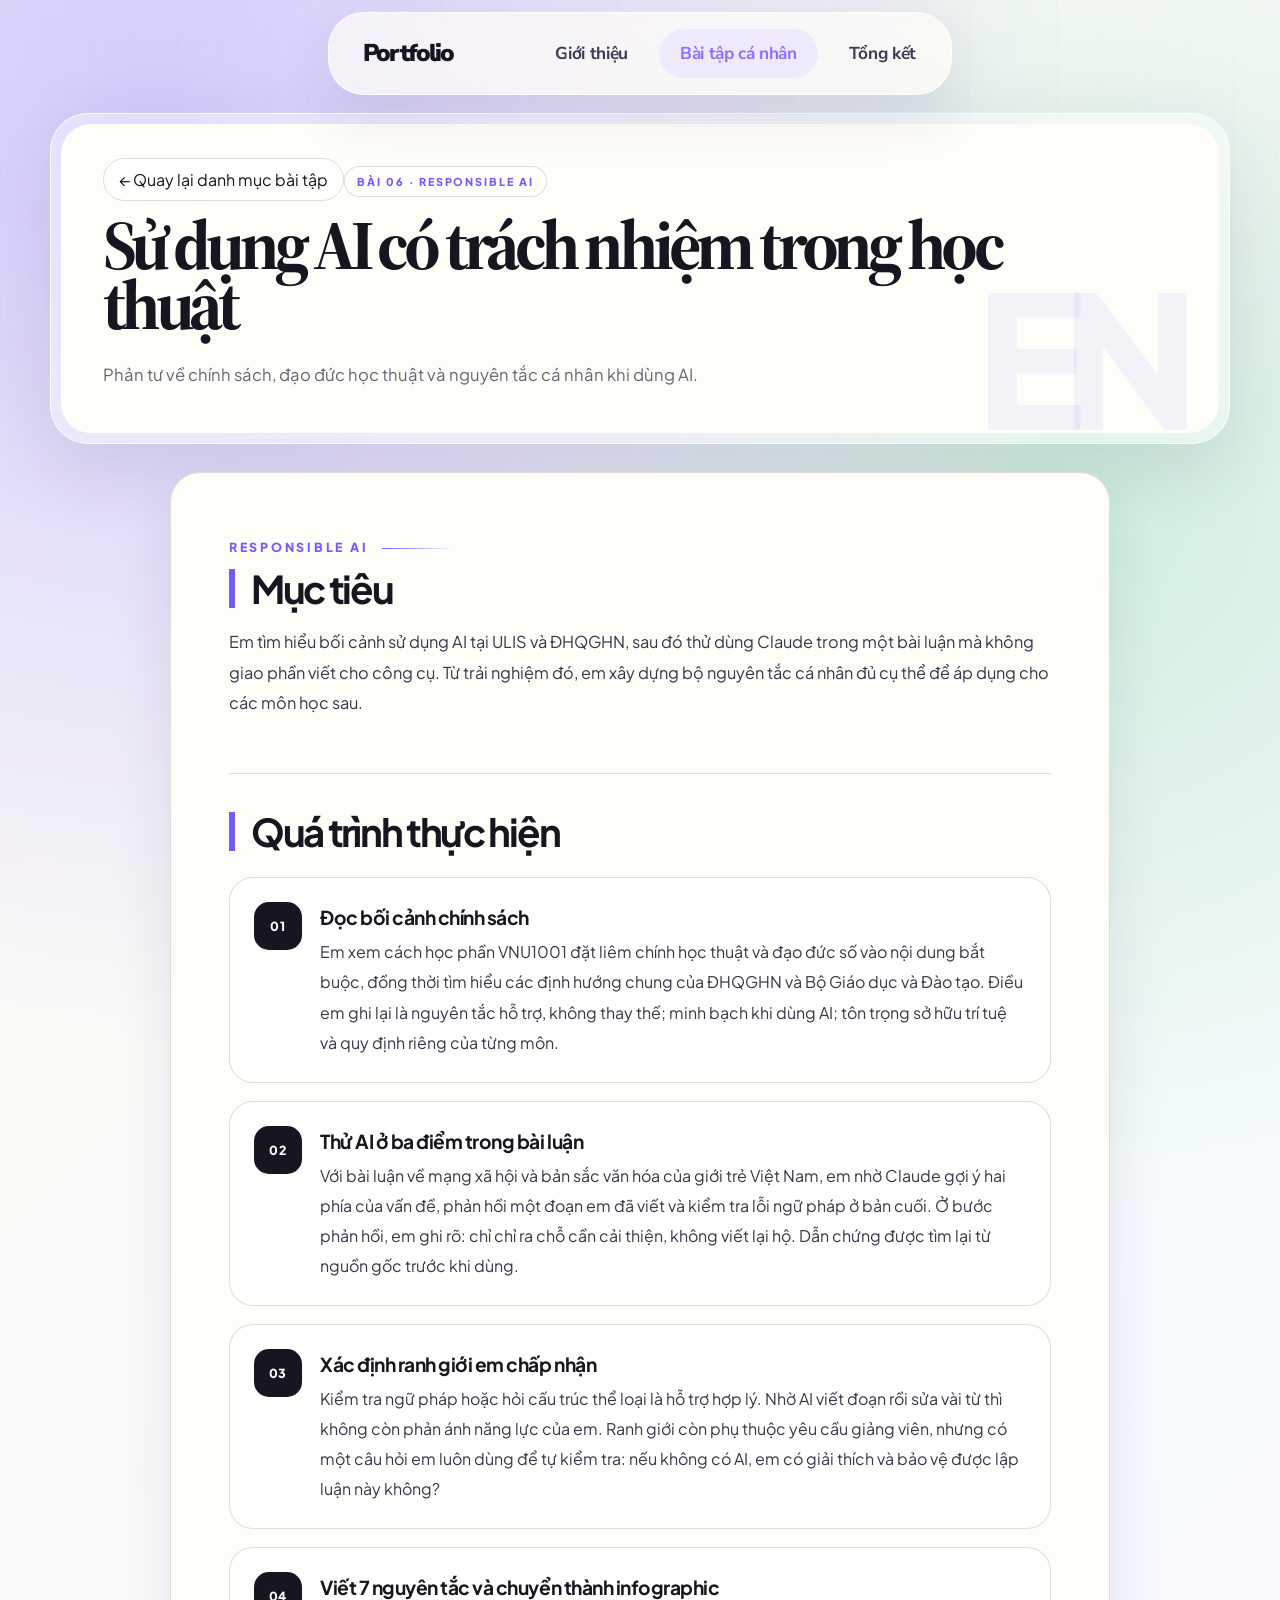
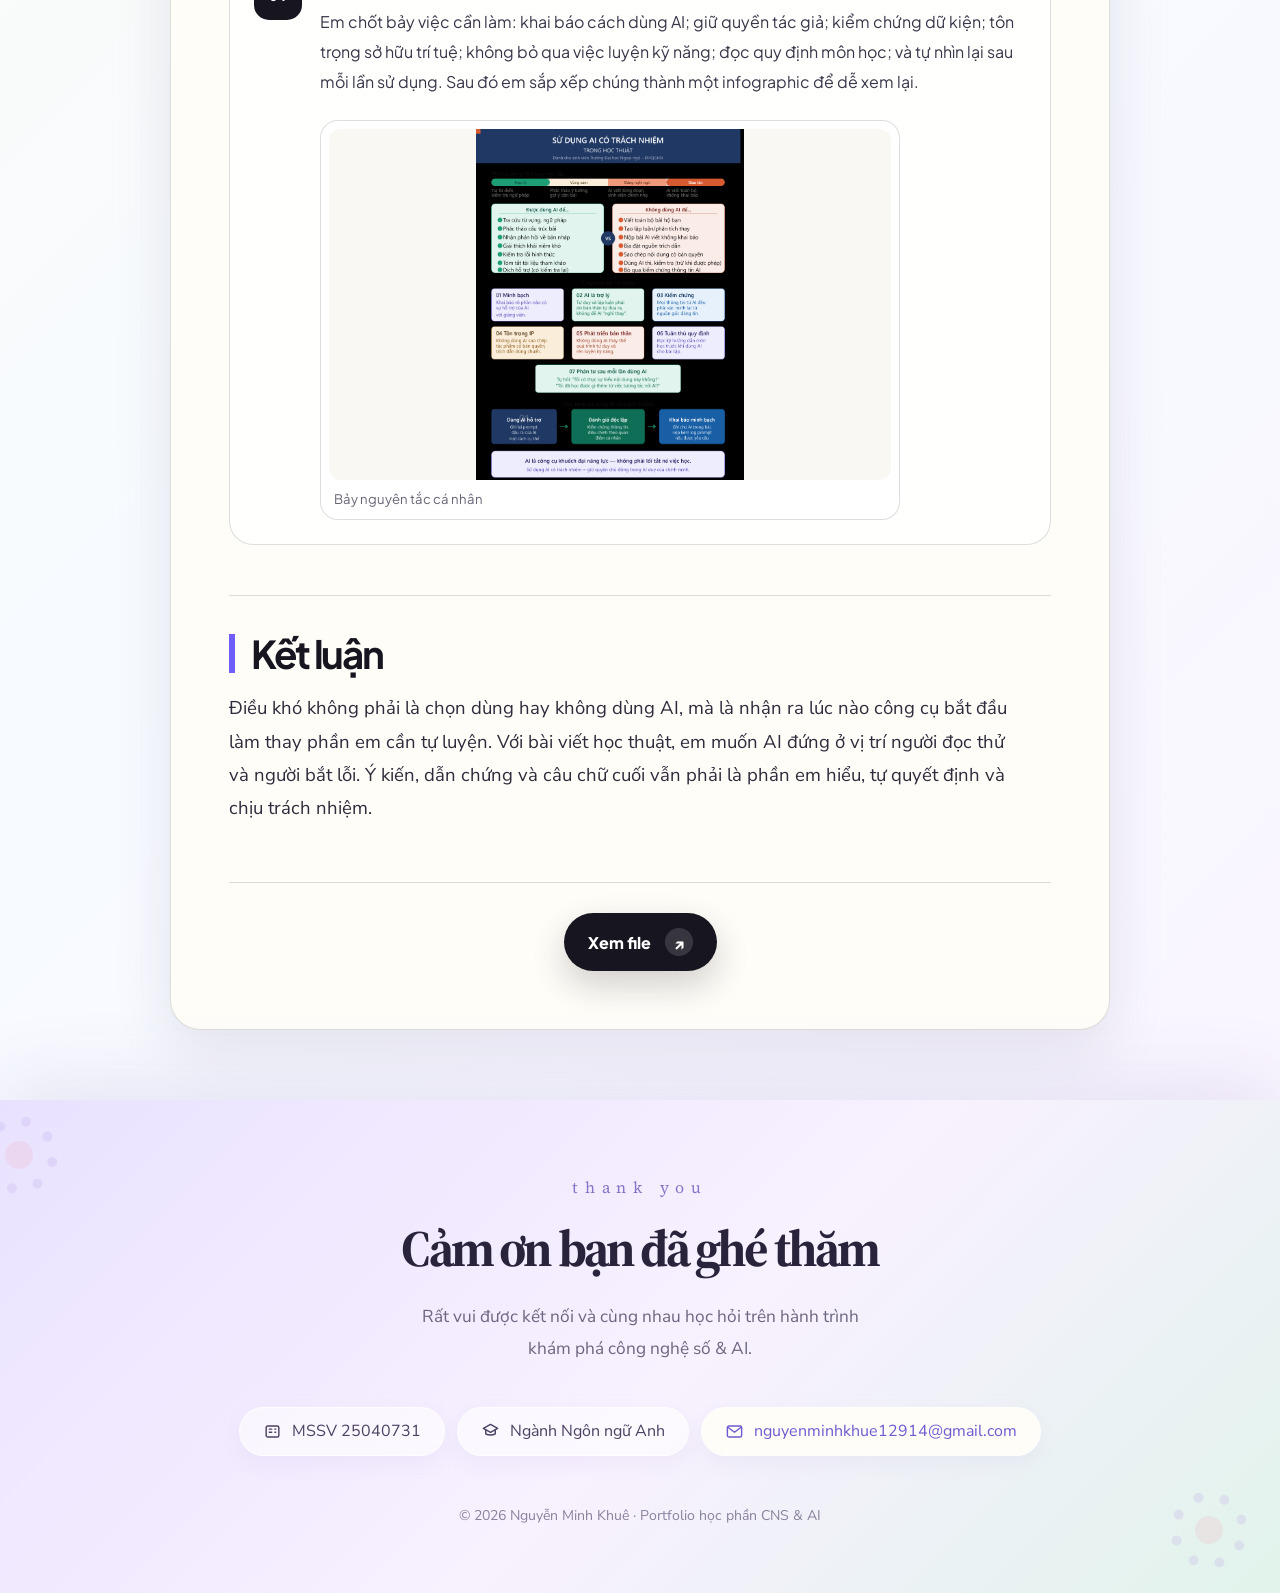
<file: works/week-06/index.html>
<!doctype html>
<html lang="vi">
<head>
  <meta charset="utf-8">
  <meta name="viewport" content="width=device-width, initial-scale=1.0">
  <title>Bài 6: Sử dụng AI có trách nhiệm trong học thuật · Nguyễn Minh Khuê</title>
  <link rel="preconnect" href="https://fonts.googleapis.com">
  <link rel="preconnect" href="https://fonts.gstatic.com" crossorigin>
  <link href="https://fonts.googleapis.com/css2?family=Nunito+Sans:opsz,wght@6..12,400;6..12,500;6..12,700;6..12,800;6..12,900&family=Plus+Jakarta+Sans:wght@400;500;700;800;900&family=Source+Serif+4:opsz,wght@8..60,600;8..60,700;8..60,800&display=swap" rel="stylesheet">
  <link rel="icon" type="image/svg+xml" href="../../assets/brand/favicon.svg">
  <link rel="stylesheet" href="../../styles.css?v=20260715-1">
</head>
<body>
<div class="shell">
  <header class="topbar"><div class="nav-island"><a class="nav-title" href="../../index.html">Portfolio</a><nav class="nav"><a href="../../index.html#about">Giới thiệu</a><a class="active" href="../../index.html#works">Bài tập cá nhân</a><a href="../../index.html#summary">Tổng kết</a></nav></div></header>
  <main>
    <section class="work-hero"><div class="work-hero-core"><a class="back" href="../../index.html#works">← Quay lại danh mục bài tập</a><span class="eyebrow">Bài 06 · Responsible AI</span><h1>Sử dụng AI có trách nhiệm trong học thuật</h1><p class="lead">Phản tư về chính sách, đạo đức học thuật và nguyên tắc cá nhân khi dùng AI.</p></div></section>
    <div class="work-layout"><article class="document">
      <section class="project-section">
        <span class="section-kicker">Responsible AI</span>
        <h2>Mục tiêu</h2>
        <p>Em tìm hiểu bối cảnh sử dụng AI tại ULIS và ĐHQGHN, sau đó thử dùng Claude trong một bài luận mà không giao phần viết cho công cụ. Từ trải nghiệm đó, em xây dựng bộ nguyên tắc cá nhân đủ cụ thể để áp dụng cho các môn học sau.</p>
      </section>
      <section class="project-section">
        <h2>Quá trình thực hiện</h2>
        <div class="process-list">
          <div class="process-step"><span class="step-no">01</span><div><h3>Đọc bối cảnh chính sách</h3><p>Em xem cách học phần VNU1001 đặt liêm chính học thuật và đạo đức số vào nội dung bắt buộc, đồng thời tìm hiểu các định hướng chung của ĐHQGHN và Bộ Giáo dục và Đào tạo. Điều em ghi lại là nguyên tắc hỗ trợ, không thay thế; minh bạch khi dùng AI; tôn trọng sở hữu trí tuệ và quy định riêng của từng môn.</p></div></div>
          <div class="process-step"><span class="step-no">02</span><div><h3>Thử AI ở ba điểm trong bài luận</h3><p>Với bài luận về mạng xã hội và bản sắc văn hóa của giới trẻ Việt Nam, em nhờ Claude gợi ý hai phía của vấn đề, phản hồi một đoạn em đã viết và kiểm tra lỗi ngữ pháp ở bản cuối. Ở bước phản hồi, em ghi rõ: chỉ chỉ ra chỗ cần cải thiện, không viết lại hộ. Dẫn chứng được tìm lại từ nguồn gốc trước khi dùng.</p></div></div>
          <div class="process-step"><span class="step-no">03</span><div><h3>Xác định ranh giới em chấp nhận</h3><p>Kiểm tra ngữ pháp hoặc hỏi cấu trúc thể loại là hỗ trợ hợp lý. Nhờ AI viết đoạn rồi sửa vài từ thì không còn phản ánh năng lực của em. Ranh giới còn phụ thuộc yêu cầu giảng viên, nhưng có một câu hỏi em luôn dùng để tự kiểm tra: nếu không có AI, em có giải thích và bảo vệ được lập luận này không?</p></div></div>
          <div class="process-step">
            <span class="step-no">04</span><div><h3>Viết 7 nguyên tắc và chuyển thành infographic</h3><p>Em chốt bảy việc cần làm: khai báo cách dùng AI; giữ quyền tác giả; kiểm chứng dữ kiện; tôn trọng sở hữu trí tuệ; không bỏ qua việc luyện kỹ năng; đọc quy định môn học; và tự nhìn lại sau mỗi lần sử dụng. Sau đó em sắp xếp chúng thành một infographic để dễ xem lại.</p></div>
            <div class="evidence-row single"><figure><a href="../../assets/evidence/week-06/01.png" target="_blank" rel="noopener"><img src="../../assets/evidence/week-06/01.png" loading="lazy" alt="Infographic bảy nguyên tắc sử dụng AI có trách nhiệm trong học thuật"></a><figcaption>Bảy nguyên tắc cá nhân</figcaption></figure></div>
          </div>
        </div>
      </section>
      <section class="project-section reflection"><h2>Kết luận</h2><p>Điều khó không phải là chọn dùng hay không dùng AI, mà là nhận ra lúc nào công cụ bắt đầu làm thay phần em cần tự luyện. Với bài viết học thuật, em muốn AI đứng ở vị trí người đọc thử và người bắt lỗi. Ý kiến, dẫn chứng và câu chữ cuối vẫn phải là phần em hiểu, tự quyết định và chịu trách nhiệm.</p></section>
      <div class="file-action"><a class="file-button" href="../../assets/files/week-06.pdf" target="_blank" rel="noopener">Xem file <span>↗</span></a></div>
    </article></div>
  </main>
  <footer class="footer"><span class="footer-flower footer-flower-left" aria-hidden="true"></span><div class="footer-inner"><span class="footer-kicker">thank you</span><h2>Cảm ơn bạn đã ghé thăm</h2><p class="footer-intro">Rất vui được kết nối và cùng nhau học hỏi trên hành trình<br> khám phá công nghệ số &amp; AI.</p><div class="footer-details"><span><svg viewBox="0 0 24 24" aria-hidden="true"><rect x="4" y="5" width="16" height="14" rx="2"></rect><path d="M8 9h3M8 13h3M15 9h1M15 13h1"></path></svg>MSSV 25040731</span><span><svg viewBox="0 0 24 24" aria-hidden="true"><path d="m3 8 9 5 9-5-9-5-9 5Z"></path><path d="M6 10v5c3 2 9 2 12 0v-5"></path></svg>Ngành Ngôn ngữ Anh</span><a href="mailto:nguyenminhkhue12914@gmail.com"><svg viewBox="0 0 24 24" aria-hidden="true"><rect x="3" y="5" width="18" height="14" rx="2"></rect><path d="m4 7 8 6 8-6"></path></svg>nguyenminhkhue12914@gmail.com</a></div><p class="footer-credit">© 2026 Nguyễn Minh Khuê · Portfolio học phần CNS &amp; AI</p></div><span class="footer-flower footer-flower-right" aria-hidden="true"></span></footer>
</div>
<script src="../../script.js"></script>
</body>
</html>
</file>
<file: styles.css>
:root{
  --ink:#17151f;--muted:#686477;--paper:#fffdf8;--cream:#f9f2e7;--lilac:#cfc5ff;--mint:#c6ecd8;--coral:#ff8b74;--blue:#b8ddff;--acid:#ecff87;--line:rgba(23,21,31,.14);--max:1180px;--ease:cubic-bezier(.32,.72,0,1)
}
*{box-sizing:border-box}
html{scroll-behavior:smooth}
body{margin:0;overflow-x:hidden;color:var(--ink);font-family:"Plus Jakarta Sans",Manrope,system-ui,sans-serif;background:radial-gradient(circle at 12% 4%,rgba(207,197,255,.9),transparent 28%),radial-gradient(circle at 84% 16%,rgba(198,236,216,.82),transparent 24%),linear-gradient(135deg,#fffaf0 0%,#f7fbff 52%,#faf4ff 100%)}
body:before{content:"";position:fixed;inset:0;pointer-events:none;z-index:0;opacity:.28;background-image:linear-gradient(90deg,rgba(23,21,31,.055) 1px,transparent 1px),linear-gradient(rgba(23,21,31,.04) 1px,transparent 1px);background-size:44px 44px;mask-image:linear-gradient(#000,transparent 78%)}
a{color:inherit;text-decoration:none}img{max-width:100%;display:block}.shell{position:relative;z-index:1;min-height:100vh}.container{max-width:var(--max);margin:0 auto}
.topbar{max-width:634px;margin:0 auto;padding:12px 5px 0;display:flex;align-items:center;justify-content:center;gap:18px;position:sticky;top:0;z-index:10}
.nav-island{display:flex;align-items:center;justify-content:space-between;gap:26px;width:100%;padding:16px 14px 16px 34px;border-radius:36px;background:rgba(255,253,248,.72);border:1px solid rgba(255,255,255,.82);box-shadow:0 18px 55px rgba(42,34,74,.10);backdrop-filter:blur(18px)}
.nav-title{font-family:"Nunito Sans","Plus Jakarta Sans",system-ui,sans-serif;font-size:1.52rem;font-weight:900;letter-spacing:-.075em;line-height:1;color:#17151f;white-space:nowrap}
.brand{display:flex;align-items:center;gap:12px;min-width:0}.brand>div{display:grid;gap:2px;min-width:0}.mark{width:48px;height:48px;border-radius:50%;display:grid;place-items:center;background:conic-gradient(from 210deg,var(--lilac),var(--mint),var(--blue),var(--coral),var(--lilac));box-shadow:inset 0 1px 0 rgba(255,255,255,.8);font-weight:900;flex:0 0 48px}.brand strong{display:block;font-weight:900;line-height:1.12;white-space:nowrap}.brand span{display:block;color:var(--muted);font-size:.86rem;line-height:1.25}
.nav{display:flex;align-items:center;gap:10px;flex-wrap:nowrap;font-family:"Nunito Sans","Plus Jakarta Sans",system-ui,sans-serif}.nav a{border:1px solid transparent;background:transparent;border-radius:999px;padding:12px 20px;color:#3f3a55;font-family:inherit;font-size:1.08rem;font-weight:700;letter-spacing:-.02em;white-space:nowrap;transition:transform .7s var(--ease),background .7s var(--ease),border-color .7s var(--ease),color .7s var(--ease)}.pill,.back{border:1px solid var(--line);background:rgba(255,255,255,.64);border-radius:999px;padding:10px 15px;transition:transform .7s var(--ease),background .7s var(--ease),border-color .7s var(--ease)}.nav a.active{background:#f0eaff;color:#916dff}.nav a:hover,.back:hover{transform:translateY(-2px);background:#fff;border-color:rgba(23,21,31,.08)}.nav a.active:hover{background:#f0eaff;color:#916dff}
main{padding:18px}.hero{max-width:var(--max);margin:0 auto 28px;padding:10px;border-radius:42px;background:rgba(255,255,255,.42);border:1px solid rgba(255,255,255,.9);box-shadow:0 34px 110px rgba(42,34,74,.16)}
.hero-core{position:relative;overflow:hidden;min-height:640px;border-radius:34px;background:linear-gradient(135deg,rgba(255,253,248,.95),rgba(248,246,255,.82));padding:56px;display:grid;grid-template-columns:minmax(0,1.03fr) minmax(320px,.97fr);gap:42px;align-items:stretch}
.hero-core:before{content:"LANGUAGE RADIO";position:absolute;left:44px;bottom:18px;font-size:clamp(3rem,10vw,9rem);line-height:.8;font-weight:900;letter-spacing:-.08em;color:rgba(23,21,31,.045);pointer-events:none}
.eyebrow{display:inline-flex;align-items:center;width:max-content;border:1px solid var(--line);background:rgba(255,255,255,.58);border-radius:999px;padding:8px 12px;margin-bottom:18px;font-size:.68rem;font-weight:900;letter-spacing:.18em;text-transform:uppercase;color:#6f5dff}
.section-kicker{display:block;margin:0 0 18px;font-size:.78rem;font-weight:900;letter-spacing:.22em;text-transform:uppercase;color:#6f5dff}.section-kicker:after{content:"";display:inline-block;width:72px;height:1px;margin-left:14px;background:linear-gradient(90deg,#6f5dff,transparent);vertical-align:middle}
h1,.section-head h2,.work-hero h1{font-family:"Source Serif 4","Playfair Display",Georgia,serif}h1{font-size:clamp(3.8rem,7.6vw,8.4rem);line-height:.96;letter-spacing:-.075em;margin:0 0 24px;max-width:9.2ch}.lead{max-width:64ch;margin:0;color:var(--muted);font-size:1.04rem;line-height:1.9}.info-strip{display:flex;flex-wrap:wrap;gap:10px;margin-top:26px}.pill{font-size:.9rem}
.radio-deck{display:grid;gap:16px;align-content:center}.deck-card{position:relative;border-radius:32px;padding:6px;background:rgba(23,21,31,.06);border:1px solid rgba(23,21,31,.08);transform:rotate(1.2deg)}.deck-inner{border-radius:26px;background:#fffdf8;padding:28px;box-shadow:inset 0 1px 0 rgba(255,255,255,.9),0 18px 50px rgba(42,34,74,.11)}.wave{height:110px;border-radius:24px;margin-bottom:24px;background:repeating-linear-gradient(90deg,#17151f 0 8px,transparent 8px 16px),linear-gradient(135deg,var(--lilac),var(--mint));opacity:.84}.deck-inner h2,.deck-inner h3{margin:0 0 10px;font-size:1.4rem}.deck-inner p{margin:0;color:var(--muted);line-height:1.75}
.section{max-width:var(--max);margin:0 auto 28px;padding:10px;border-radius:38px;background:rgba(255,255,255,.38);border:1px solid rgba(255,255,255,.86);box-shadow:0 22px 70px rgba(42,34,74,.10)}.section-core{border-radius:30px;background:rgba(255,253,248,.76);padding:38px}.section-head h2{font-size:clamp(2.1rem,4.5vw,4.5rem);line-height:.92;letter-spacing:-.07em;margin:0 0 26px}
.profile-grid{display:grid;grid-template-columns:.9fr 1.1fr;gap:18px}.panel{border-radius:26px;padding:26px;background:#fff;border:1px solid var(--line);box-shadow:0 14px 45px rgba(42,34,74,.08)}.panel p{color:#3d394b;line-height:1.82}.identity{background:linear-gradient(135deg,rgba(207,197,255,.46),rgba(198,236,216,.34),#fff)}
.route-grid{display:grid;grid-template-columns:1.2fr .8fr 1fr;gap:16px}.route-grid article{border-radius:28px;padding:26px;background:#fff;border:1px solid var(--line);box-shadow:0 14px 45px rgba(42,34,74,.08)}.route-grid article:nth-child(2){margin-top:40px;background:linear-gradient(135deg,#fff,var(--blue))}.route-grid article:nth-child(3){background:linear-gradient(135deg,#fff,var(--mint))}.route-grid span{font-weight:900;color:#6f5dff}.route-grid h3{font-size:1.35rem;margin:.5rem 0}.route-grid p{margin:0;color:var(--muted);line-height:1.75}
.work-grid{max-width:var(--max);margin:0 auto;display:grid;grid-template-columns:repeat(2,minmax(0,1fr));gap:24px}.work-card{min-width:0;border-radius:34px;padding:8px;background:rgba(255,255,255,.38);border:1px solid rgba(255,255,255,.88);box-shadow:0 24px 80px rgba(42,34,74,.12);font-family:"Nunito Sans","Plus Jakarta Sans",system-ui,sans-serif;transition:transform .8s var(--ease),box-shadow .8s var(--ease)}.work-card:hover{transform:translateY(-7px) rotate(-.4deg);box-shadow:0 34px 100px rgba(42,34,74,.18)}.work-inner{height:100%;border-radius:27px;padding:20px;background:#fffdf8;border:1px solid rgba(23,21,31,.08)}.work-top{display:flex;justify-content:space-between;gap:12px;align-items:center;margin-bottom:14px}.work-no{width:46px;height:46px;border-radius:15px;display:grid;place-items:center;background:#17151f;color:#fff;font-weight:900}.work-card h3{font-size:1.25rem;font-weight:800;letter-spacing:-.025em;margin:0 0 8px}.work-card p{margin:0;color:var(--muted);font-weight:400;line-height:1.65}.read{display:inline-flex;align-items:center;gap:10px;margin-top:14px;border-radius:999px;background:#17151f;color:#fff;padding:7px 7px 7px 15px;font-weight:800;transition:transform .7s var(--ease)}.read i{font-style:normal;width:28px;height:28px;border-radius:50%;display:grid;place-items:center;background:rgba(255,255,255,.14);transition:transform .7s var(--ease)}.read:hover{transform:translateY(-2px)}.read:hover i{transform:translateX(3px) translateY(-1px)}
.work-hero{max-width:var(--max);margin:0 auto 28px;padding:10px;border-radius:38px;background:rgba(255,255,255,.38);border:1px solid rgba(255,255,255,.86);box-shadow:0 24px 80px rgba(42,34,74,.12)}.work-hero-core{position:relative;overflow:hidden;border-radius:30px;background:#fffdf8;padding:42px}.work-hero-core:after{content:"EN";position:absolute;right:42px;bottom:-38px;font-size:11.5rem;letter-spacing:-.12em;color:rgba(111,93,255,.075);font-weight:900}.work-hero h1{font-size:clamp(3rem,5.45vw,6.2rem);max-width:980px;line-height:.86}
.work-layout{max-width:var(--max);margin:0 auto;display:grid;grid-template-columns:minmax(0,1fr) 300px;gap:22px;align-items:start}.document{border-radius:30px;background:#fffdf8;border:1px solid var(--line);padding:34px;box-shadow:0 18px 60px rgba(42,34,74,.10)}.document h2{font-size:clamp(1.7rem,3vw,3rem);letter-spacing:-.06em;line-height:1.02;margin:2.2rem 0 1rem;padding-left:16px;border-left:6px solid #6f5dff}.document h3{font-size:1.12rem;margin:1.4rem 0 .6rem}.document p{color:#39364a;line-height:1.88}.list-line{padding-left:14px;border-left:3px solid var(--lilac)}.table-wrap{overflow:auto;border:1px solid var(--line);border-radius:20px;margin:20px 0;background:#fff}table{width:100%;min-width:820px;border-collapse:collapse}th,td{padding:13px 15px;text-align:left;vertical-align:top;border-bottom:1px solid var(--line);line-height:1.62}th{background:#f2eeff}.gallery{max-width:var(--max);margin:34px auto}.gallery-grid{display:grid;grid-template-columns:repeat(3,minmax(0,1fr));gap:18px}.gallery-card{border-radius:28px;padding:10px;background:rgba(255,255,255,.88);border:1px solid rgba(23,21,31,.12);box-shadow:0 18px 55px rgba(42,34,74,.10);transition:transform .35s var(--ease),box-shadow .35s var(--ease)}.gallery-card:hover{transform:translateY(-4px);box-shadow:0 28px 75px rgba(42,34,74,.15)}.gallery-card img{width:100%;aspect-ratio:16/10;object-fit:contain;background:#faf8f2;border-radius:18px}.gallery-card figcaption{display:grid;grid-template-columns:auto 1fr;gap:10px;align-items:start;padding:12px 4px 4px;color:#343040;font-size:.92rem;line-height:1.55}.gallery-card figcaption b{font-size:.72rem;letter-spacing:.16em;text-transform:uppercase;color:#6f5dff;white-space:nowrap}.footer{max-width:var(--max);margin:28px auto 0;padding:0 18px 38px;color:var(--muted)}
@media(max-width:900px){.topbar{position:static}.nav-island{gap:14px;padding:14px 12px 14px 22px}.nav{gap:4px;overflow-x:auto;width:100%;justify-content:flex-end}.nav a{font-size:.95rem;padding:10px 13px}.nav-title{font-size:1.35rem}.hero-core,.profile-grid,.route-grid,.work-layout{grid-template-columns:1fr}.hero-core{padding:30px;min-height:auto}.work-grid,.gallery-grid{grid-template-columns:1fr}.work-card,.work-card:nth-child(1),.work-card:nth-child(2),.work-card:nth-child(5),.work-card:nth-child(6){grid-column:1;margin-top:0}.deck-card,.deck-card:nth-child(2){margin-left:0;transform:none}.side{position:static}h1,.work-hero h1{max-width:100%;font-size:clamp(3rem,17vw,5rem)}.gallery-card figcaption{grid-template-columns:1fr}}
@media(max-width:560px){main{padding-inline:10px}.topbar{padding-inline:10px}.nav-island{align-items:flex-start;flex-direction:column;border-radius:30px;padding:18px}.nav{justify-content:flex-start;max-width:100%}.nav a{font-size:.92rem;padding:9px 12px}.hero{padding:7px}.hero-core{padding:30px 22px;grid-template-columns:minmax(0,1fr)}h1,.work-hero h1{font-size:clamp(2.65rem,14vw,4rem);overflow-wrap:anywhere}.work-grid{gap:22px}}
.footer{position:relative;isolation:isolate;overflow:hidden;width:100%;max-width:none;margin:52px 0 0;padding:76px 24px 68px;background:#604633;color:#f8eee5;text-align:center}.footer-inner{position:relative;z-index:1;max-width:900px;margin:0 auto}.footer-kicker{display:block;margin-bottom:22px;font-family:"Source Serif 4",Georgia,serif;font-size:1rem;letter-spacing:.42em;color:#d6bca8}.footer h2{margin:0;color:#fff8f1;font-family:"Source Serif 4",Georgia,serif;font-size:clamp(2.25rem,4vw,3.25rem);font-weight:700;letter-spacing:-.055em;line-height:1.1}.footer-intro{margin:24px auto 42px;color:#d8c7bb;font-size:1.08rem;line-height:1.85}.footer-details{display:flex;justify-content:center;flex-wrap:wrap;gap:12px}.footer-details span,.footer-details a{display:inline-flex;align-items:center;gap:10px;padding:14px 23px;border-radius:999px;background:rgba(255,248,240,.12);color:#f8eee5;font-size:1rem;line-height:1;white-space:nowrap}.footer-details a{background:#fff8ef;color:#604633}.footer-details svg{width:19px;height:19px;fill:none;stroke:currentColor;stroke-linecap:round;stroke-linejoin:round;stroke-width:1.8}.footer-credit{margin:50px 0 0;color:#c4ada0;font-size:.88rem}.footer-flower{position:absolute;z-index:0;width:90px;height:90px;opacity:.18}.footer-flower:before,.footer-flower:after{content:"";position:absolute;inset:31px;border-radius:50%;background:#f5d7cc;box-shadow:0 -34px 0 -9px #b9977d,24px -24px 0 -9px #b9977d,34px 0 0 -9px #b9977d,24px 24px 0 -9px #b9977d,0 34px 0 -9px #b9977d,-24px 24px 0 -9px #b9977d,-34px 0 0 -9px #b9977d,-24px -24px 0 -9px #b9977d}.footer-flower:after{inset:43px;background:#f5d7cc;box-shadow:none}.footer-flower-left{top:10px;left:-26px;transform:rotate(12deg)}.footer-flower-right{right:26px;bottom:18px;transform:rotate(-18deg)}
@media(max-width:700px){.footer{margin-top:34px;padding:58px 18px 48px}.footer-kicker{margin-bottom:18px;font-size:.86rem}.footer-intro{margin:20px auto 30px;font-size:.96rem}.footer-intro br{display:none}.footer-details{flex-direction:column;align-items:stretch}.footer-details span,.footer-details a{justify-content:center;font-size:.9rem;padding:13px 16px;white-space:normal}.footer-credit{margin-top:34px;font-size:.76rem}.footer-flower-right{right:-20px;bottom:12px}}
.work-grid + .section{margin-top:84px}
#summary{background:rgba(255,255,255,.52);box-shadow:0 26px 82px rgba(92,76,155,.14)}
#summary .section-core{background:linear-gradient(135deg,rgba(255,253,248,.9),rgba(240,235,255,.78));border:1px solid rgba(255,255,255,.9)}
.summary-list{display:grid;gap:16px}.summary-item{display:grid;grid-template-columns:58px minmax(0,1fr);gap:20px;padding:26px 28px;border:1px solid var(--line);border-radius:26px;background:rgba(255,255,255,.76);box-shadow:0 14px 40px rgba(72,56,119,.07)}.summary-item:nth-child(even){margin-left:42px}.summary-item:nth-child(2){background:linear-gradient(135deg,rgba(255,255,255,.9),rgba(198,236,216,.3))}.summary-item:nth-child(3){margin-right:42px;background:linear-gradient(135deg,rgba(255,255,255,.9),rgba(184,221,255,.28))}.summary-no{width:58px;height:58px;display:grid;place-items:center;border-radius:18px;background:#17151f;color:#fff;font-size:.82rem;font-weight:900;letter-spacing:.08em}.summary-item h3{margin:2px 0 8px;font-size:1.24rem;letter-spacing:-.025em}.summary-item p{max-width:84ch;margin:0;color:#4a455a;font-family:"Nunito Sans","Plus Jakarta Sans",system-ui,sans-serif;line-height:1.8}
.footer{background:linear-gradient(135deg,#e9e2ff 0%,#f8f1ff 54%,#e1f3eb 100%);color:#29243c;font-family:"Nunito Sans","Plus Jakarta Sans",system-ui,sans-serif;box-shadow:0 -18px 70px rgba(103,83,163,.12)}.footer-kicker{color:#8973c8}.footer h2{color:#29243c}.footer-intro{color:#6d6680;font-weight:400}.footer-details span,.footer-details a{background:rgba(255,255,255,.56);color:#4b4264;border:1px solid rgba(255,255,255,.72);box-shadow:0 8px 22px rgba(103,83,163,.06)}.footer-details a{background:#fffdf8;color:#6f5bd0}.footer-credit{color:#8b829f;font-weight:400}.footer-flower{opacity:.24}.footer-flower:before,.footer-flower:after{background:#f0b6c4;box-shadow:0 -34px 0 -9px #bda9e7,24px -24px 0 -9px #bda9e7,34px 0 0 -9px #bda9e7,24px 24px 0 -9px #bda9e7,0 34px 0 -9px #bda9e7,-24px 24px 0 -9px #bda9e7,-34px 0 0 -9px #bda9e7,-24px -24px 0 -9px #bda9e7}.footer-flower:after{background:#f0b6c4;box-shadow:none}
@media(max-width:700px){.work-grid + .section{margin-top:56px}.summary-item,.summary-item:nth-child(even),.summary-item:nth-child(3){grid-template-columns:44px minmax(0,1fr);gap:14px;margin-left:0;margin-right:0;padding:20px 16px}.summary-no{width:44px;height:44px;border-radius:14px}.summary-item h3{margin-top:0;font-size:1.08rem}.summary-item p{grid-column:1/-1;font-size:.96rem}}

/* Curated project pages */
.work-layout{max-width:940px;display:block}
.document{padding:clamp(26px,5vw,58px)}
.project-section{padding:8px 0 38px}
.project-section + .project-section{padding-top:34px;border-top:1px solid var(--line)}
.project-section .section-kicker{margin-bottom:14px}
.project-section h2{margin:.25rem 0 1.2rem}
.project-section>p{max-width:72ch;font-size:1.02rem}
.process-list{display:grid;gap:18px;margin-top:26px}
.process-step{display:grid;grid-template-columns:48px minmax(0,1fr);gap:4px 18px;padding:24px;border:1px solid var(--line);border-radius:24px;background:rgba(255,255,255,.72)}
.step-no{width:48px;height:48px;display:grid;place-items:center;border-radius:15px;background:#17151f;color:#fff;font-size:.78rem;font-weight:900;letter-spacing:.08em}
.process-step h3{margin:3px 0 8px;font-size:1.2rem;letter-spacing:-.025em}
.process-step p{margin:0}
.evidence-row{grid-column:2;display:grid;grid-template-columns:repeat(2,minmax(0,1fr));gap:14px;margin-top:18px}
.evidence-row.single{grid-template-columns:minmax(0,580px)}
.evidence-row figure{margin:0;padding:8px;border:1px solid var(--line);border-radius:18px;background:#fff;overflow:hidden}
.evidence-row a{display:block;border-radius:12px;overflow:hidden;background:#faf8f2}
.evidence-row img{width:100%;aspect-ratio:16/10;object-fit:contain;transition:transform .45s var(--ease)}
.evidence-row a:hover img{transform:scale(1.015)}
.evidence-row figcaption{padding:9px 5px 3px;color:var(--muted);font-size:.82rem;line-height:1.45}
.compact-table{min-width:680px}
.compact-table th,.compact-table td{font-size:.9rem}
.reflection{margin-top:12px}
.reflection p{font-family:"Nunito Sans","Plus Jakarta Sans",system-ui,sans-serif;font-size:1.16rem;font-weight:400;line-height:1.8;color:#302c3d}
.file-action{padding-top:30px;border-top:1px solid var(--line);text-align:center}
.file-button{display:inline-flex;align-items:center;justify-content:center;gap:14px;min-height:58px;padding:15px 24px;border-radius:999px;background:#17151f;color:#fff;font-weight:800;box-shadow:0 14px 35px rgba(23,21,31,.2);transition:transform .35s var(--ease),box-shadow .35s var(--ease)}
.file-button span{display:grid;place-items:center;width:28px;height:28px;border-radius:50%;background:rgba(255,255,255,.14)}
.file-button:hover{transform:translateY(-3px);box-shadow:0 20px 42px rgba(23,21,31,.25)}
.document code,.document kbd{padding:.12em .38em;border:1px solid rgba(23,21,31,.12);border-radius:6px;background:#f2eeff;font-family:ui-monospace,SFMono-Regular,Consolas,monospace;font-size:.9em}

@media(max-width:900px){.document{border-radius:26px}.process-step{padding:20px}.evidence-row{grid-template-columns:1fr}.compact-table{min-width:620px}}
@media(max-width:560px){.work-hero-core{padding:28px 22px}.document{padding:24px 18px}.project-section{padding-bottom:28px}.project-section + .project-section{padding-top:26px}.process-step{grid-template-columns:40px minmax(0,1fr);gap:4px 12px;padding:16px 14px;border-radius:20px}.step-no{width:40px;height:40px;border-radius:12px}.process-step h3{margin-top:0}.evidence-row{grid-column:1/-1;margin-top:14px}.file-button{width:100%;padding-inline:18px}.reflection p{font-size:1.08rem}}
</file>
